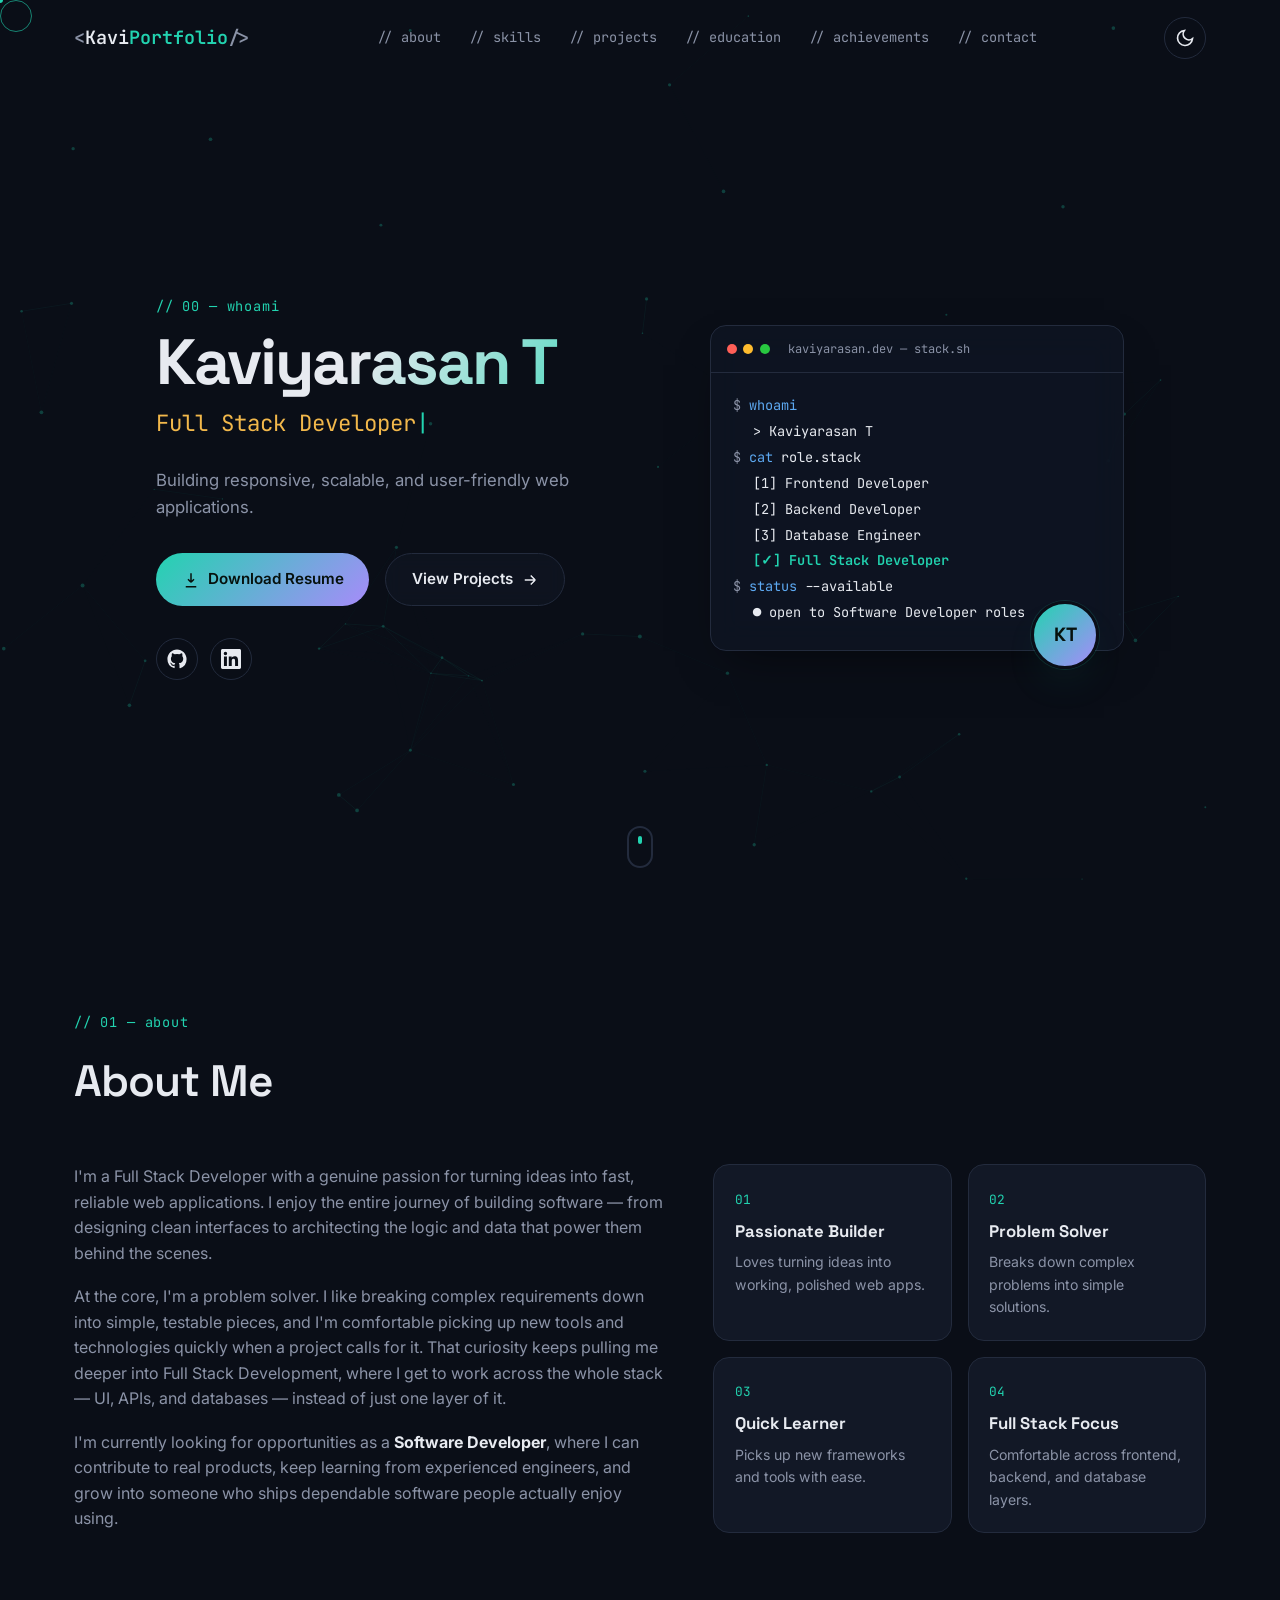
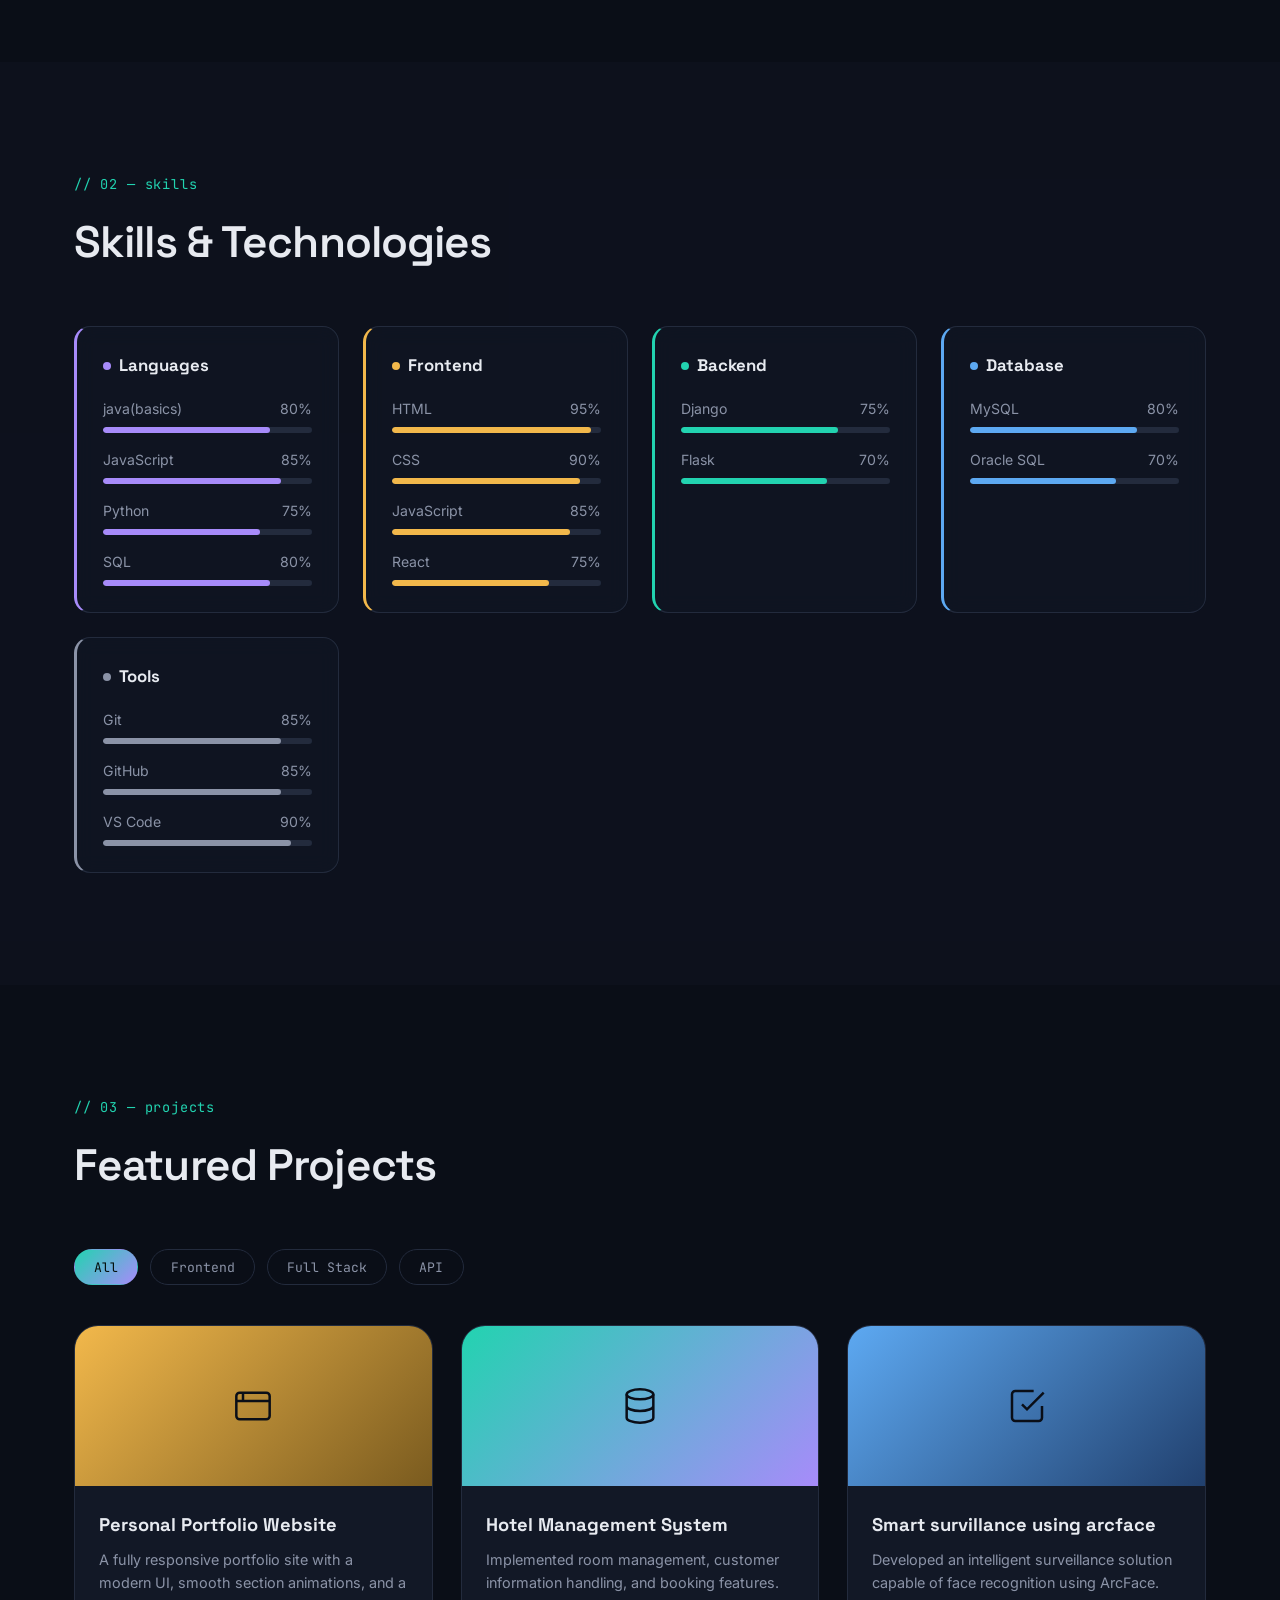
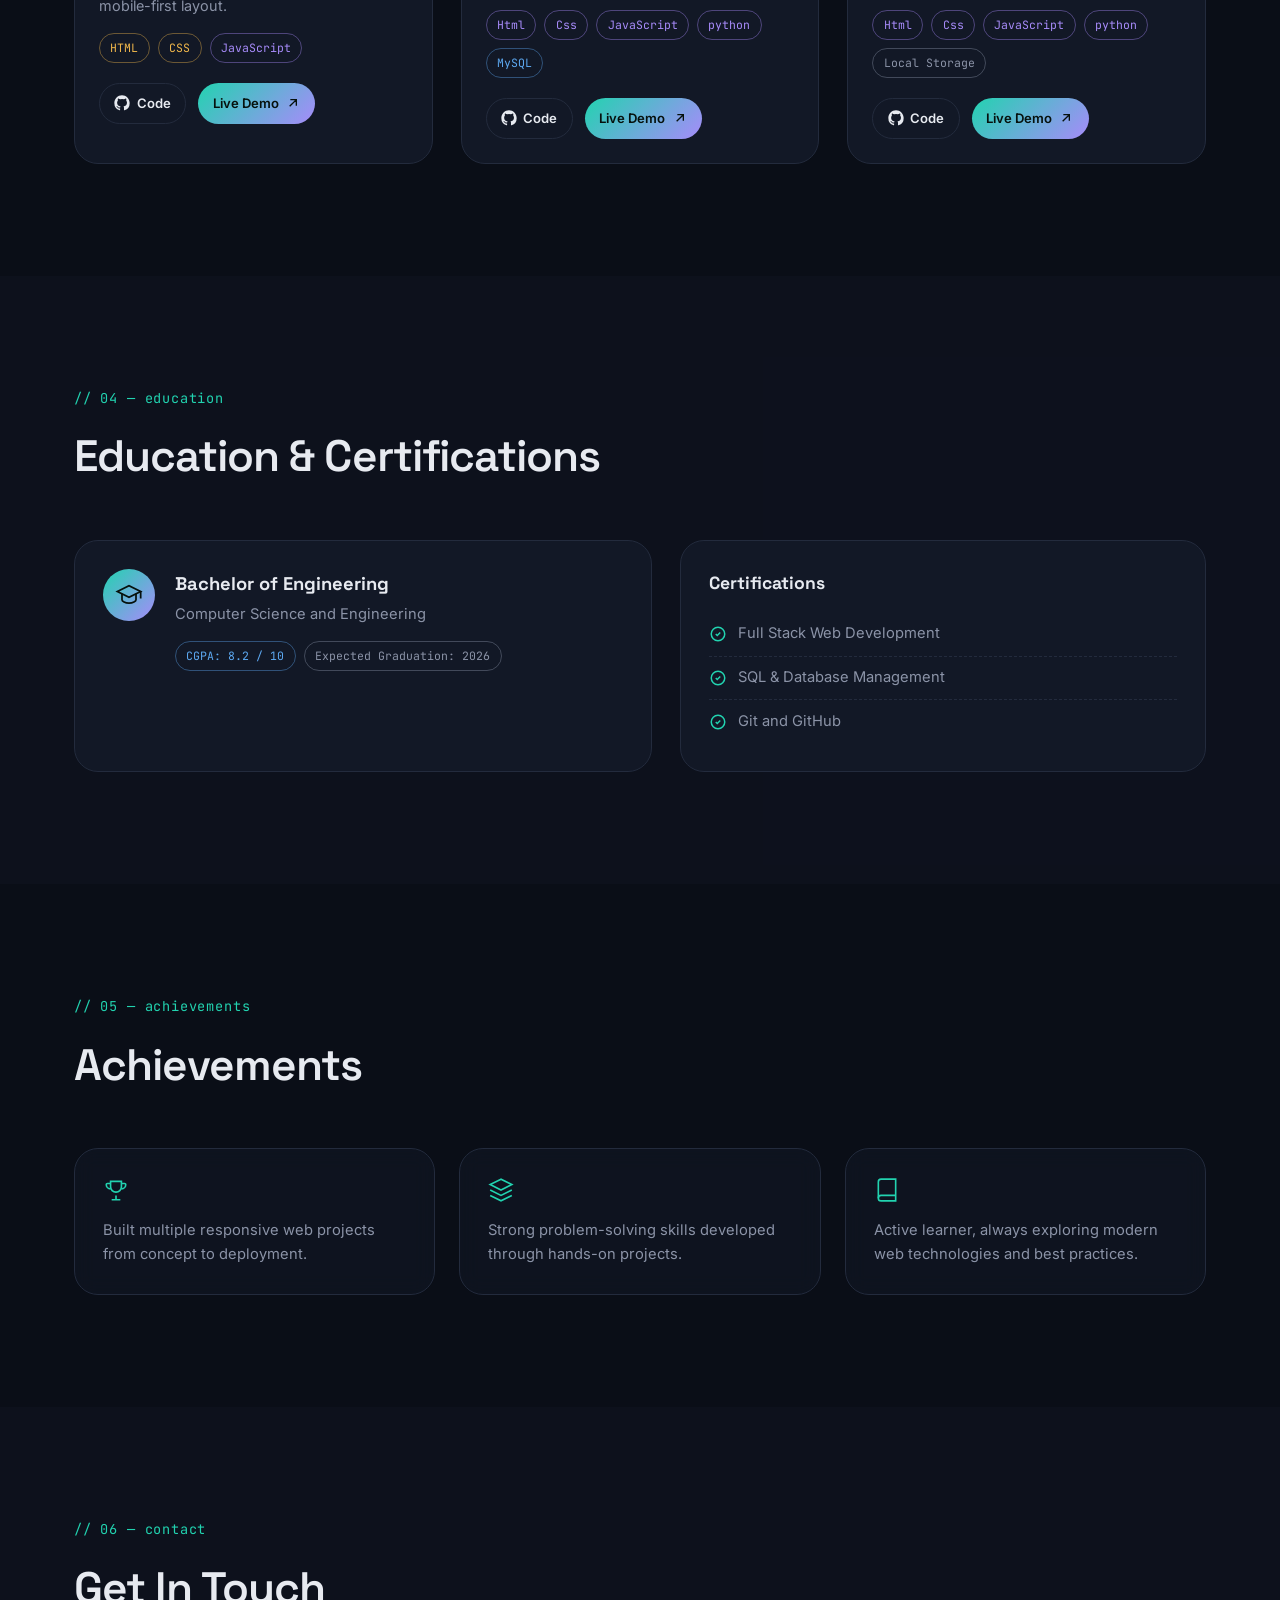
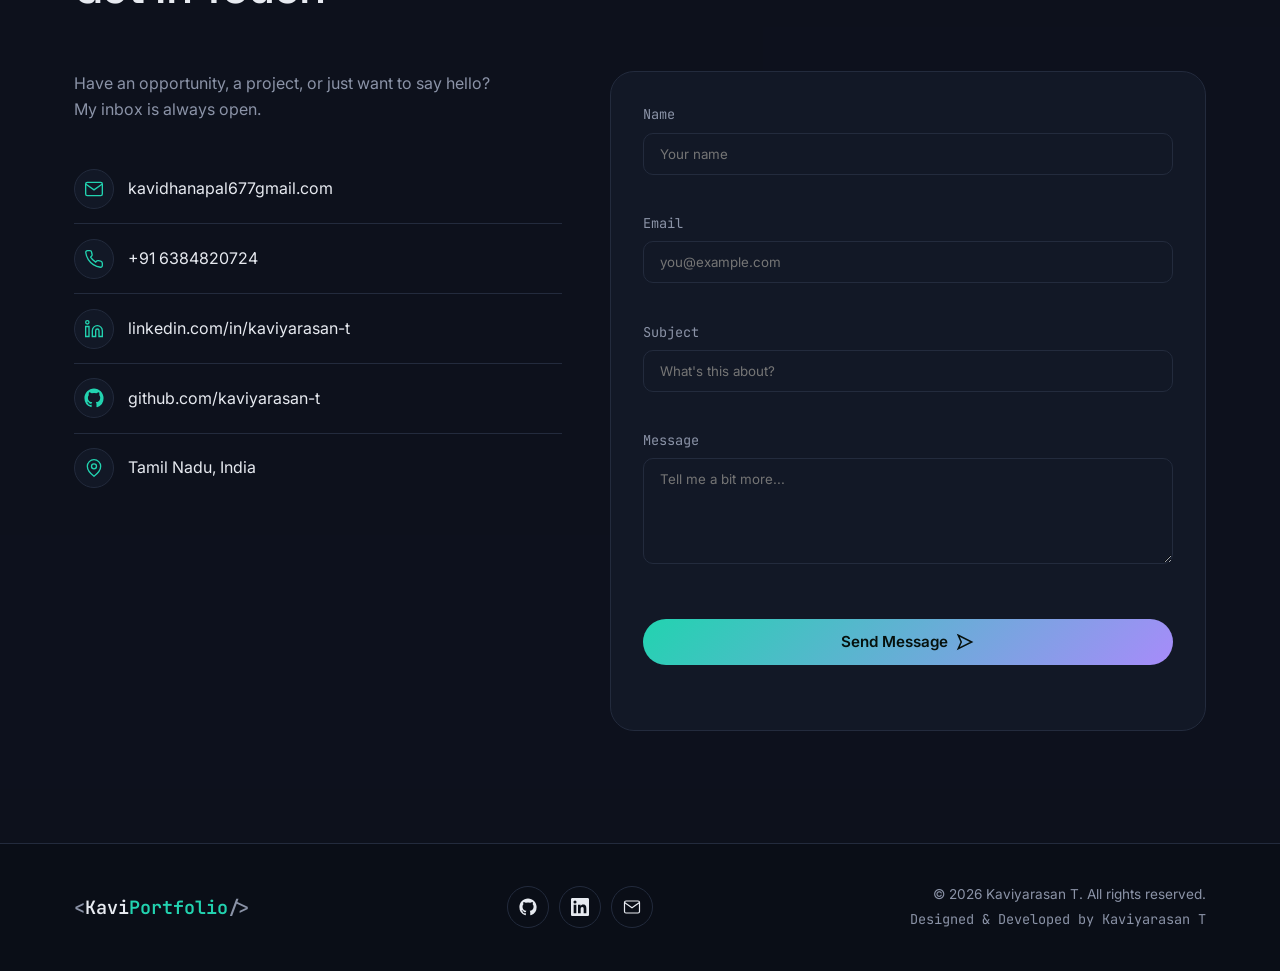
<file: index.html>
<!DOCTYPE html>
<html lang="en">
<head>
  <meta charset="UTF-8" />
  <meta name="viewport" content="width=device-width, initial-scale=1.0" />
  <title>Kaviyarasan T — Full Stack Developer</title>
  <meta name="description" content="Kaviyarasan T is a Full Stack Developer building responsive, scalable, and user-friendly web applications with Java, JavaScript, React, Node.js and SQL." />
  <meta name="keywords" content="Kaviyarasan T, Full Stack Developer, React Developer, Portfolio, Web Developer" />
  <meta name="author" content="Kaviyarasan T" />
  <meta name="theme-color" content="#0a0e17" />

  <!-- Open Graph -->
  <meta property="og:title" content="Kaviyarasan T — Full Stack Developer" />
  <meta property="og:description" content="Building responsive, scalable, and user-friendly web applications." />
  <meta property="og:type" content="website" />

  <!-- Favicon (inline SVG, no external asset needed) -->
  <link rel="icon" href="data:image/svg+xml,%3Csvg xmlns='http://www.w3.org/2000/svg' viewBox='0 0 100 100'%3E%3Crect width='100' height='100' rx='20' fill='%230a0e17'/%3E%3Ctext x='50' y='66' font-size='55' font-family='monospace' fill='%2322d3b0' text-anchor='middle'%3E%3C/%3E%3C/text%3E%3C/svg%3E" />

  <!-- Fonts -->
  <link rel="preconnect" href="https://fonts.googleapis.com" />
  <link rel="preconnect" href="https://fonts.gstatic.com" crossorigin />
  <link href="https://fonts.googleapis.com/css2?family=Space+Grotesk:wght@400;500;600;700&family=Inter:wght@400;500;600;700&family=JetBrains+Mono:wght@400;500;600&display=swap" rel="stylesheet" />

  <link rel="stylesheet" href="portfolio.css" />

  <!-- Structured data for SEO -->
  <script type="application/ld+json">
  {
    "@context": "https://schema.org",
    "@type": "Person",
    "name": "Kaviyarasan T",
    "jobTitle": "Full Stack Developer",
    "description": "Building responsive, scalable, and user-friendly web applications."
  }
  </script>
</head>
<body>

  <!-- ============ LOADING SCREEN ============ -->
  <div id="loader" aria-hidden="true">
    <div class="loader-inner">
      <span class="loader-tag">&lt;/&gt;</span>
      <div class="loader-bar"><span></span></div>
      <p class="loader-text">compiling<span class="dots"><i>.</i><i>.</i><i>.</i></span></p>
    </div>
  </div>

  <!-- ============ CUSTOM CURSOR ============ -->
  <div class="cursor-dot" aria-hidden="true"></div>
  <div class="cursor-ring" aria-hidden="true"></div>

  <!-- ============ BACKGROUND PARTICLES ============ -->
  <canvas id="particles" aria-hidden="true"></canvas>

  <a class="skip-link" href="#main">Skip to main content</a>

  <!-- ============ NAVIGATION ============ -->
  <header class="navbar" id="navbar">
    <nav class="nav-inner" aria-label="Primary">
      <a href="#hero" class="logo" aria-label="Kaviyarasan T — home">
        <span class="logo-bracket">&lt;</span>Kavi<span class="logo-accent">Portfolio</span><span class="logo-bracket">/&gt;</span>
      </a>

      <ul class="nav-links" id="navLinks">
        <li><a href="#about" class="nav-link" data-nav>// about</a></li>
        <li><a href="#skills" class="nav-link" data-nav>// skills</a></li>
        <li><a href="#projects" class="nav-link" data-nav>// projects</a></li>
        <li><a href="#education" class="nav-link" data-nav>// education</a></li>
        <li><a href="#achievements" class="nav-link" data-nav>// achievements</a></li>
        <li><a href="#contact" class="nav-link" data-nav>// contact</a></li>
      </ul>

      <div class="nav-actions">
        <button id="themeToggle" class="icon-btn" aria-label="Toggle light and dark theme" title="Toggle theme">
          <svg class="icon-sun" viewBox="0 0 24 24" fill="none" stroke="currentColor" stroke-width="2"><circle cx="12" cy="12" r="4"/><path d="M12 2v2M12 20v2M4.9 4.9l1.4 1.4M17.7 17.7l1.4 1.4M2 12h2M20 12h2M4.9 19.1l1.4-1.4M17.7 6.3l1.4-1.4"/></svg>
          <svg class="icon-moon" viewBox="0 0 24 24" fill="none" stroke="currentColor" stroke-width="2"><path d="M21 12.8A9 9 0 1 1 11.2 3 7 7 0 0 0 21 12.8Z"/></svg>
        </button>

        <button id="hamburger" class="hamburger" aria-label="Open menu" aria-expanded="false" aria-controls="navLinks">
          <span></span><span></span><span></span>
        </button>
      </div>
    </nav>
  </header>

  <main id="main">

    <!-- ============ HERO ============ -->
    <section id="hero" class="hero">
      <div class="hero-inner">
        <div class="hero-copy reveal">
          <p class="eyebrow">// 00 — whoami</p>
          <h1 class="hero-name">Kaviyarasan T</h1>
          <p class="hero-role">
            <span id="typedRole" class="typed-role"></span><span class="typed-cursor" aria-hidden="true">|</span>
          </p>
          <p class="hero-tagline">Building responsive, scalable, and user-friendly web applications.</p>

          <div class="hero-actions">
            <a href="kaviyarasan_resume_updated.pdf" class="btn btn-primary ripple" id="resumeBtn" download>
              <svg viewBox="0 0 24 24" fill="none" stroke="currentColor" stroke-width="2" width="18" height="18"><path d="M12 3v12m0 0-4-4m4 4 4-4M5 21h14"/></svg>
              Download Resume
            </a>
            <a href="#projects" class="btn btn-ghost ripple">
              View Projects
              <svg viewBox="0 0 24 24" fill="none" stroke="currentColor" stroke-width="2" width="18" height="18"><path d="M5 12h14m0 0-6-6m6 6-6 6"/></svg>
            </a>
          </div>

          <div class="hero-social" aria-label="Social links">
            <a href="https://github.com/kaviyarasan224" target="_blank" rel="noopener" aria-label="GitHub" class="icon-btn">
              <svg viewBox="0 0 24 24" width="20" height="20" fill="currentColor"><path d="M12 .5C5.73.5.5 5.73.5 12a11.5 11.5 0 0 0 7.86 10.94c.58.1.79-.25.79-.56v-2.17c-3.2.7-3.88-1.36-3.88-1.36-.53-1.33-1.29-1.69-1.29-1.69-1.05-.72.08-.7.08-.7 1.17.08 1.78 1.2 1.78 1.2 1.03 1.77 2.71 1.26 3.37.96.1-.75.4-1.26.73-1.55-2.55-.29-5.24-1.28-5.24-5.68 0-1.26.45-2.28 1.19-3.08-.12-.29-.52-1.46.11-3.05 0 0 .97-.31 3.18 1.18a11 11 0 0 1 5.8 0c2.2-1.49 3.17-1.18 3.17-1.18.64 1.59.24 2.76.12 3.05.74.8 1.18 1.82 1.18 3.08 0 4.41-2.69 5.38-5.25 5.67.41.36.78 1.08.78 2.18v3.23c0 .31.21.67.8.56A11.5 11.5 0 0 0 23.5 12C23.5 5.73 18.27.5 12 .5Z"/></svg>
            </a>
            <a href="https://www.linkedin.com/in/kaviyarasan-t-56a925323?utm_source=share&utm_campaign=share_via&utm_content=profile&utm_medium=android_app" target="_blank" rel="noopener" aria-label="LinkedIn" class="icon-btn">
              <svg viewBox="0 0 24 24" width="20" height="20" fill="currentColor"><path d="M20.45 20.45h-3.56v-5.57c0-1.33-.02-3.04-1.85-3.04-1.86 0-2.14 1.45-2.14 2.94v5.67H9.34V9h3.42v1.56h.05c.48-.9 1.64-1.85 3.38-1.85 3.61 0 4.28 2.38 4.28 5.47v6.27ZM5.34 7.43a2.07 2.07 0 1 1 0-4.14 2.07 2.07 0 0 1 0 4.14ZM7.12 20.45H3.56V9h3.56v11.45ZM22.22 0H1.77C.8 0 0 .78 0 1.75v20.5C0 23.22.8 24 1.77 24h20.45c.98 0 1.78-.78 1.78-1.75V1.75C24 .78 23.2 0 22.22 0Z"/></svg>
            </a>
          </div>
        </div>

        <div class="hero-visual reveal">
          <div class="terminal" role="img" aria-label="Terminal window showing developer stack">
            <div class="terminal-bar">
              <span class="dot dot-r"></span><span class="dot dot-y"></span><span class="dot dot-g"></span>
              <span class="terminal-title">kaviyarasan.dev — stack.sh</span>
            </div>
            <div class="terminal-body">
              <p><span class="tk-muted">$</span> <span class="tk-fn">whoami</span></p>
              <p class="tk-out">&gt; Kaviyarasan T</p>
              <p><span class="tk-muted">$</span> <span class="tk-fn">cat</span> role.stack</p>
              <p class="tk-out">[1] Frontend Developer</p>
              <p class="tk-out">[2] Backend Developer</p>
              <p class="tk-out">[3] Database Engineer</p>
              <p class="tk-out tk-highlight">[✓] Full Stack Developer</p>
              <p><span class="tk-muted">$</span> <span class="tk-fn">status</span> --available</p>
              <p class="tk-out tk-blink">● open to Software Developer roles</p>
            </div>
          </div>
          <div class="avatar-badge">KT</div>
        </div>
      </div>

      <a href="#about" class="scroll-cue" aria-label="Scroll to About section">
        <span></span>
      </a>
    </section>

    <!-- ============ ABOUT ============ -->
    <section id="about" class="section">
      <div class="section-inner">
        <p class="eyebrow reveal">// 01 — about</p>
        <h2 class="section-title reveal">About Me</h2>

        <div class="about-grid">
          <div class="about-text reveal">
            <p>
              I'm a Full Stack Developer with a genuine passion for turning ideas into fast, reliable
              web applications. I enjoy the entire journey of building software — from designing clean
              interfaces to architecting the logic and data that power them behind the scenes.
            </p>
            <p>
              At the core, I'm a problem solver. I like breaking complex requirements down into simple,
              testable pieces, and I'm comfortable picking up new tools and technologies quickly when a
              project calls for it. That curiosity keeps pulling me deeper into Full Stack Development,
              where I get to work across the whole stack — UI, APIs, and databases — instead of just one
              layer of it.
            </p>
            <p>
              I'm currently looking for opportunities as a <strong>Software Developer</strong>, where I can
              contribute to real products, keep learning from experienced engineers, and grow into someone
              who ships dependable software people actually enjoy using.
            </p>
          </div>

          <div class="about-cards reveal">
            <div class="mini-card">
              <span class="mini-num">01</span>
              <h3>Passionate Builder</h3>
              <p>Loves turning ideas into working, polished web apps.</p>
            </div>
            <div class="mini-card">
              <span class="mini-num">02</span>
              <h3>Problem Solver</h3>
              <p>Breaks down complex problems into simple solutions.</p>
            </div>
            <div class="mini-card">
              <span class="mini-num">03</span>
              <h3>Quick Learner</h3>
              <p>Picks up new frameworks and tools with ease.</p>
            </div>
            <div class="mini-card">
              <span class="mini-num">04</span>
              <h3>Full Stack Focus</h3>
              <p>Comfortable across frontend, backend, and database layers.</p>
            </div>
          </div>
        </div>
      </div>
    </section>

    <!-- ============ SKILLS ============ -->
    <section id="skills" class="section section-alt">
      <div class="section-inner">
        <p class="eyebrow reveal">// 02 — skills</p>
        <h2 class="section-title reveal">Skills &amp; Technologies</h2>

        <div class="skills-grid">

          <div class="skill-group reveal" data-cat="languages">
            <h3 class="skill-group-title"><span class="dot-tag"></span>Languages</h3>
            <div class="skill-item" data-level="80">
              <div class="skill-head"><span>java(basics)</span><span class="skill-pct">80%</span></div>
              <div class="skill-bar"><div class="skill-fill"></div></div>
            </div>
            <div class="skill-item" data-level="85">
              <div class="skill-head"><span>JavaScript</span><span class="skill-pct">85%</span></div>
              <div class="skill-bar"><div class="skill-fill"></div></div>
            </div>
            <div class="skill-item" data-level="75">
              <div class="skill-head"><span>Python</span><span class="skill-pct">75%</span></div>
              <div class="skill-bar"><div class="skill-fill"></div></div>
            </div>
            <div class="skill-item" data-level="80">
              <div class="skill-head"><span>SQL</span><span class="skill-pct">80%</span></div>
              <div class="skill-bar"><div class="skill-fill"></div></div>
            </div>
          </div>

          <div class="skill-group reveal" data-cat="frontend">
            <h3 class="skill-group-title"><span class="dot-tag"></span>Frontend</h3>
            <div class="skill-item" data-level="95">
              <div class="skill-head"><span>HTML</span><span class="skill-pct">95%</span></div>
              <div class="skill-bar"><div class="skill-fill"></div></div>
            </div>
            <div class="skill-item" data-level="90">
              <div class="skill-head"><span>CSS</span><span class="skill-pct">90%</span></div>
              <div class="skill-bar"><div class="skill-fill"></div></div>
            </div>
            <div class="skill-item" data-level="85">
              <div class="skill-head"><span>JavaScript</span><span class="skill-pct">85%</span></div>
              <div class="skill-bar"><div class="skill-fill"></div></div>
            </div>
            <div class="skill-item" data-level="75">
              <div class="skill-head"><span>React</span><span class="skill-pct">75%</span></div>
              <div class="skill-bar"><div class="skill-fill"></div></div>
            </div>
          </div>

          <div class="skill-group reveal" data-cat="backend">
            <h3 class="skill-group-title"><span class="dot-tag"></span>Backend</h3>
            <div class="skill-item" data-level="75">
              <div class="skill-head"><span>Django</span><span class="skill-pct">75%</span></div>
              <div class="skill-bar"><div class="skill-fill"></div></div>
            </div>
            <div class="skill-item" data-level="70">
              <div class="skill-head"><span>Flask</span><span class="skill-pct">70%</span></div>
              <div class="skill-bar"><div class="skill-fill"></div></div>
            </div>
          </div>

          <div class="skill-group reveal" data-cat="database">
            <h3 class="skill-group-title"><span class="dot-tag"></span>Database</h3>
            <div class="skill-item" data-level="80">
              <div class="skill-head"><span>MySQL</span><span class="skill-pct">80%</span></div>
              <div class="skill-bar"><div class="skill-fill"></div></div>
            </div>
            <div class="skill-item" data-level="70">
              <div class="skill-head"><span>Oracle SQL</span><span class="skill-pct">70%</span></div>
              <div class="skill-bar"><div class="skill-fill"></div></div>
            </div>
          </div>

          <div class="skill-group reveal" data-cat="tools">
            <h3 class="skill-group-title"><span class="dot-tag"></span>Tools</h3>
            <div class="skill-item" data-level="85">
              <div class="skill-head"><span>Git</span><span class="skill-pct">85%</span></div>
              <div class="skill-bar"><div class="skill-fill"></div></div>
            </div>
            <div class="skill-item" data-level="85">
              <div class="skill-head"><span>GitHub</span><span class="skill-pct">85%</span></div>
              <div class="skill-bar"><div class="skill-fill"></div></div>
            </div>
            <div class="skill-item" data-level="90">
              <div class="skill-head"><span>VS Code</span><span class="skill-pct">90%</span></div>
              <div class="skill-bar"><div class="skill-fill"></div></div>
            </div>
          </div>

        </div>
      </div>
    </section>

    <!-- ============ PROJECTS ============ -->
    <section id="projects" class="section">
      <div class="section-inner">
        <p class="eyebrow reveal">// 03 — projects</p>
        <h2 class="section-title reveal">Featured Projects</h2>

        <div class="filter-bar reveal" role="tablist" aria-label="Filter projects">
          <button class="filter-btn active" data-filter="all">All</button>
          <button class="filter-btn" data-filter="frontend">Frontend</button>
          <button class="filter-btn" data-filter="fullstack">Full Stack</button>
          <button class="filter-btn" data-filter="api">API</button>
        </div>

        <div class="projects-grid" id="projectsGrid">

          <article class="project-card reveal" data-cat="frontend">
            <div class="project-thumb thumb-frontend">
              <svg viewBox="0 0 24 24" width="40" height="40" fill="none" stroke="currentColor" stroke-width="1.5"><rect x="2" y="4" width="20" height="16" rx="2"/><path d="M2 9h20M6 4v5"/></svg>
            </div>
            <div class="project-body">
              <h3>Personal Portfolio Website</h3>
              <p>A fully responsive portfolio site with a modern UI, smooth section animations, and a mobile-first layout.</p>
              <div class="tag-row">
                <span class="tag tag-frontend">HTML</span>
                <span class="tag tag-frontend">CSS</span>
                <span class="tag tag-languages">JavaScript</span>
              </div>
              <div class="project-actions">
                <a href="https://github.com/kaviyarasan224/-personal-portfolio.git" class="btn-sm" target="_blank" rel="noopener">
                  <svg viewBox="0 0 24 24" width="16" height="16" fill="currentColor"><path d="M12 .5C5.73.5.5 5.73.5 12a11.5 11.5 0 0 0 7.86 10.94c.58.1.79-.25.79-.56v-2.17c-3.2.7-3.88-1.36-3.88-1.36-.53-1.33-1.29-1.69-1.29-1.69-1.05-.72.08-.7.08-.7 1.17.08 1.78 1.2 1.78 1.2 1.03 1.77 2.71 1.26 3.37.96.1-.75.4-1.26.73-1.55-2.55-.29-5.24-1.28-5.24-5.68 0-1.26.45-2.28 1.19-3.08-.12-.29-.52-1.46.11-3.05 0 0 .97-.31 3.18 1.18a11 11 0 0 1 5.8 0c2.2-1.49 3.17-1.18 3.17-1.18.64 1.59.24 2.76.12 3.05.74.8 1.18 1.82 1.18 3.08 0 4.41-2.69 5.38-5.25 5.67.41.36.78 1.08.78 2.18v3.23c0 .31.21.67.8.56A11.5 11.5 0 0 0 23.5 12C23.5 5.73 18.27.5 12 .5Z"/></svg>
                  Code
                </a>
                <a href="#" class="btn-sm btn-sm-solid" target="_blank" rel="noopener">
                  Live Demo
                  <svg viewBox="0 0 24 24" width="16" height="16" fill="none" stroke="currentColor" stroke-width="2"><path d="M7 17 17 7M8 7h9v9"/></svg>
                </a>
              </div>
            </div>
          </article>

          <article class="project-card reveal" data-cat="fullstack">
            <div class="project-thumb thumb-fullstack">
              <svg viewBox="0 0 24 24" width="40" height="40" fill="none" stroke="currentColor" stroke-width="1.5"><ellipse cx="12" cy="5" rx="8" ry="3"/><path d="M4 5v14c0 1.66 3.58 3 8 3s8-1.34 8-3V5M4 12c0 1.66 3.58 3 8 3s8-1.34 8-3"/></svg>
            </div>
            <div class="project-body">
              <h3>Hotel Management System</h3>
              <p>Implemented room management, customer information handling, and booking features.</p>
              <div class="tag-row">
                <span class="tag tag-languages">Html</span>
                  <span class="tag tag-languages">Css</span>
                 <span class="tag tag-languages">JavaScript</span>
                <span class="tag tag-languages">python</span>
                <span class="tag tag-database">MySQL</span>
              </div>
              <div class="project-actions">
                <a href="#" class="btn-sm" target="_blank" rel="noopener">
                  <svg viewBox="0 0 24 24" width="16" height="16" fill="currentColor"><path d="M12 .5C5.73.5.5 5.73.5 12a11.5 11.5 0 0 0 7.86 10.94c.58.1.79-.25.79-.56v-2.17c-3.2.7-3.88-1.36-3.88-1.36-.53-1.33-1.29-1.69-1.29-1.69-1.05-.72.08-.7.08-.7 1.17.08 1.78 1.2 1.78 1.2 1.03 1.77 2.71 1.26 3.37.96.1-.75.4-1.26.73-1.55-2.55-.29-5.24-1.28-5.24-5.68 0-1.26.45-2.28 1.19-3.08-.12-.29-.52-1.46.11-3.05 0 0 .97-.31 3.18 1.18a11 11 0 0 1 5.8 0c2.2-1.49 3.17-1.18 3.17-1.18.64 1.59.24 2.76.12 3.05.74.8 1.18 1.82 1.18 3.08 0 4.41-2.69 5.38-5.25 5.67.41.36.78 1.08.78 2.18v3.23c0 .31.21.67.8.56A11.5 11.5 0 0 0 23.5 12C23.5 5.73 18.27.5 12 .5Z"/></svg>
                  Code
                </a>
                <a href="#" class="btn-sm btn-sm-solid" target="_blank" rel="noopener">
                  Live Demo
                  <svg viewBox="0 0 24 24" width="16" height="16" fill="none" stroke="currentColor" stroke-width="2"><path d="M7 17 17 7M8 7h9v9"/></svg>
                </a>
              </div>
            </div>
          </article>

          <article class="project-card reveal" data-cat="frontend">
            <div class="project-thumb thumb-tools">
              <svg viewBox="0 0 24 24" width="40" height="40" fill="none" stroke="currentColor" stroke-width="1.5"><path d="m9 11 3 3L22 4"/><path d="M21 12v7a2 2 0 0 1-2 2H5a2 2 0 0 1-2-2V5a2 2 0 0 1 2-2h11"/></svg>
            </div>
            <div class="project-body">
              <h3>Smart survillance using arcface</h3>
              <p>Developed an intelligent surveillance solution capable of face recognition using ArcFace.</p>
              <div class="tag-row">
                 <span class="tag tag-languages">Html</span>
                  <span class="tag tag-languages">Css</span>
                 <span class="tag tag-languages">JavaScript</span>
                <span class="tag tag-languages">python</span>
                <span class="tag tag-tools">Local Storage</span>
              </div>
              <div class="project-actions">
                <a href="https://github.com/kaviyarasan224/ARCFACE-SURVILLANCE-SYSTEM.git" class="btn-sm" target="_blank" rel="noopener">
                  <svg viewBox="0 0 24 24" width="16" height="16" fill="currentColor"><path d="M12 .5C5.73.5.5 5.73.5 12a11.5 11.5 0 0 0 7.86 10.94c.58.1.79-.25.79-.56v-2.17c-3.2.7-3.88-1.36-3.88-1.36-.53-1.33-1.29-1.69-1.29-1.69-1.05-.72.08-.7.08-.7 1.17.08 1.78 1.2 1.78 1.2 1.03 1.77 2.71 1.26 3.37.96.1-.75.4-1.26.73-1.55-2.55-.29-5.24-1.28-5.24-5.68 0-1.26.45-2.28 1.19-3.08-.12-.29-.52-1.46.11-3.05 0 0 .97-.31 3.18 1.18a11 11 0 0 1 5.8 0c2.2-1.49 3.17-1.18 3.17-1.18.64 1.59.24 2.76.12 3.05.74.8 1.18 1.82 1.18 3.08 0 4.41-2.69 5.38-5.25 5.67.41.36.78 1.08.78 2.18v3.23c0 .31.21.67.8.56A11.5 11.5 0 0 0 23.5 12C23.5 5.73 18.27.5 12 .5Z"/></svg>
                  Code
                </a>
                <a href="#" class="btn-sm btn-sm-solid" target="_blank" rel="noopener">
                  Live Demo
                  <svg viewBox="0 0 24 24" width="16" height="16" fill="none" stroke="currentColor" stroke-width="2"><path d="M7 17 17 7M8 7h9v9"/></svg>
                </a>
              </div>
            </div>
          </article>

          

        </div>
      </div>
    </section>

    <!-- ============ EDUCATION & CERTIFICATIONS ============ -->
    <section id="education" class="section section-alt">
      <div class="section-inner">
        <p class="eyebrow reveal">// 04 — education</p>
        <h2 class="section-title reveal">Education &amp; Certifications</h2>

        <div class="edu-grid">
          <div class="edu-card reveal">
            <div class="edu-icon">
              <svg viewBox="0 0 24 24" width="28" height="28" fill="none" stroke="currentColor" stroke-width="1.5"><path d="m2 9 10-5 10 5-10 5-10-5Z"/><path d="M6 11v5c0 1.5 2.7 3 6 3s6-1.5 6-3v-5M22 9v6"/></svg>
            </div>
            <div>
              <h3>Bachelor of Engineering</h3>
              <p class="edu-sub">Computer Science and Engineering</p>
              <div class="edu-meta">
                <span class="tag tag-database">CGPA: 8.2 / 10</span>
                <span class="tag tag-tools">Expected Graduation: 2026</span>
              </div>
            </div>
          </div>

          <div class="cert-list reveal">
            <h3 class="cert-heading">Certifications</h3>
            <ul>
              <li>
                <svg viewBox="0 0 24 24" width="18" height="18" fill="none" stroke="currentColor" stroke-width="2"><path d="m9 12 2 2 4-4"/><circle cx="12" cy="12" r="9"/></svg>
                Full Stack Web Development
              </li>
             
              <li>
                <svg viewBox="0 0 24 24" width="18" height="18" fill="none" stroke="currentColor" stroke-width="2"><path d="m9 12 2 2 4-4"/><circle cx="12" cy="12" r="9"/></svg>
                SQL &amp; Database Management
              </li>
              <li>
                <svg viewBox="0 0 24 24" width="18" height="18" fill="none" stroke="currentColor" stroke-width="2"><path d="m9 12 2 2 4-4"/><circle cx="12" cy="12" r="9"/></svg>
                Git and GitHub
              </li>
            </ul>
          </div>
        </div>
      </div>
    </section>

    <!-- ============ ACHIEVEMENTS ============ -->
    <section id="achievements" class="section">
      <div class="section-inner">
        <p class="eyebrow reveal">// 05 — achievements</p>
        <h2 class="section-title reveal">Achievements</h2>

        <div class="achieve-grid">
          <div class="achieve-card reveal">
            <svg viewBox="0 0 24 24" width="26" height="26" fill="none" stroke="currentColor" stroke-width="1.5"><path d="M8 21h8M12 17v4M7 4h10v5a5 5 0 0 1-10 0V4Z"/><path d="M7 6H4a1 1 0 0 0-1 1c0 2 1.5 4 4 4M17 6h3a1 1 0 0 1 1 1c0 2-1.5 4-4 4"/></svg>
            <p>Built multiple responsive web projects from concept to deployment.</p>
          </div>
          <div class="achieve-card reveal">
            <svg viewBox="0 0 24 24" width="26" height="26" fill="none" stroke="currentColor" stroke-width="1.5"><path d="M12 2 2 7l10 5 10-5-10-5Z"/><path d="M2 17l10 5 10-5M2 12l10 5 10-5"/></svg>
            <p>Strong problem-solving skills developed through hands-on projects.</p>
          </div>
          <div class="achieve-card reveal">
            <svg viewBox="0 0 24 24" width="26" height="26" fill="none" stroke="currentColor" stroke-width="1.5"><path d="M4 19.5A2.5 2.5 0 0 1 6.5 17H20"/><path d="M6.5 2H20v20H6.5A2.5 2.5 0 0 1 4 19.5v-15A2.5 2.5 0 0 1 6.5 2Z"/></svg>
            <p>Active learner, always exploring modern web technologies and best practices.</p>
          </div>
        </div>
      </div>
    </section>

    <!-- ============ CONTACT ============ -->
    <section id="contact" class="section section-alt">
      <div class="section-inner">
        <p class="eyebrow reveal">// 06 — contact</p>
        <h2 class="section-title reveal">Get In Touch</h2>

        <div class="contact-grid">
          <div class="contact-info reveal">
            <p class="contact-lead">
              Have an opportunity, a project, or just want to say hello? My inbox is always open.
            </p>

            <ul class="contact-list">
              <li>
                <span class="contact-icon"><svg viewBox="0 0 24 24" width="20" height="20" fill="none" stroke="currentColor" stroke-width="1.6"><rect x="2" y="4" width="20" height="16" rx="2"/><path d="m22 6-10 7L2 6"/></svg></span>
                <a href="mailto:kavidhanapa677.com">kavidhanapal677gmail.com</a>
              </li>
              <li>
                <span class="contact-icon"><svg viewBox="0 0 24 24" width="20" height="20" fill="none" stroke="currentColor" stroke-width="1.6"><path d="M22 16.9v3a2 2 0 0 1-2.2 2 19.8 19.8 0 0 1-8.6-3.1 19.5 19.5 0 0 1-6-6 19.8 19.8 0 0 1-3.1-8.6A2 2 0 0 1 4.1 2h3a2 2 0 0 1 2 1.7c.1.9.3 1.8.6 2.7a2 2 0 0 1-.5 2.1L8 9.7a16 16 0 0 0 6 6l1.2-1.2a2 2 0 0 1 2.1-.5c.9.3 1.8.5 2.7.6a2 2 0 0 1 1.7 2Z"/></svg></span>
                <a href="tel:+916384820724">+91 6384820724</a>
              </li>
              <li>
                <span class="contact-icon"><svg viewBox="0 0 24 24" width="20" height="20" fill="none" stroke="currentColor" stroke-width="1.6"><path d="M16 8a6 6 0 0 1 6 6v7h-4v-7a2 2 0 0 0-4 0v7h-4v-7a6 6 0 0 1 6-6ZM2 9h4v12H2z"/><circle cx="4" cy="4" r="2"/></svg></span>
                <a href="https://www.linkedin.com/in/kaviyarasan-t-56a925323?utm_source=share&utm_campaign=share_via&utm_content=profile&utm_medium=android_app" target="_blank" rel="noopener">linkedin.com/in/kaviyarasan-t</a>
              </li>
              <li>
                <span class="contact-icon"><svg viewBox="0 0 24 24" width="20" height="20" fill="currentColor"><path d="M12 .5C5.73.5.5 5.73.5 12a11.5 11.5 0 0 0 7.86 10.94c.58.1.79-.25.79-.56v-2.17c-3.2.7-3.88-1.36-3.88-1.36-.53-1.33-1.29-1.69-1.29-1.69-1.05-.72.08-.7.08-.7 1.17.08 1.78 1.2 1.78 1.2 1.03 1.77 2.71 1.26 3.37.96.1-.75.4-1.26.73-1.55-2.55-.29-5.24-1.28-5.24-5.68 0-1.26.45-2.28 1.19-3.08-.12-.29-.52-1.46.11-3.05 0 0 .97-.31 3.18 1.18a11 11 0 0 1 5.8 0c2.2-1.49 3.17-1.18 3.17-1.18.64 1.59.24 2.76.12 3.05.74.8 1.18 1.82 1.18 3.08 0 4.41-2.69 5.38-5.25 5.67.41.36.78 1.08.78 2.18v3.23c0 .31.21.67.8.56A11.5 11.5 0 0 0 23.5 12C23.5 5.73 18.27.5 12 .5Z"/></svg></span>
                <a href="https://github.com/kaviyarasan224" target="_blank" rel="noopener">github.com/kaviyarasan-t</a>
              </li>
              <li>
                <span class="contact-icon"><svg viewBox="0 0 24 24" width="20" height="20" fill="none" stroke="currentColor" stroke-width="1.6"><path d="M20 10c0 6-8 12-8 12s-8-6-8-12a8 8 0 0 1 16 0Z"/><circle cx="12" cy="10" r="3"/></svg></span>
                <span>Tamil Nadu, India</span>
              </li>
            </ul>
          </div>

          <form class="contact-form reveal" id="contactForm" novalidate>
            <div class="form-row">
              <label for="name">Name</label>
              <input type="text" id="name" name="name" placeholder="Your name" autocomplete="name" />
              <span class="form-error" id="nameError"></span>
            </div>
            <div class="form-row">
              <label for="email">Email</label>
              <input type="email" id="email" name="email" placeholder="you@example.com" autocomplete="email" />
              <span class="form-error" id="emailError"></span>
            </div>
            <div class="form-row">
              <label for="subject">Subject</label>
              <input type="text" id="subject" name="subject" placeholder="What's this about?" />
              <span class="form-error" id="subjectError"></span>
            </div>
            <div class="form-row">
              <label for="message">Message</label>
              <textarea id="message" name="message" rows="5" placeholder="Tell me a bit more..."></textarea>
              <span class="form-error" id="messageError"></span>
            </div>

            <button type="submit" class="btn btn-primary ripple full-width">
              Send Message
              <svg viewBox="0 0 24 24" width="18" height="18" fill="none" stroke="currentColor" stroke-width="2"><path d="m3 3 18 9-18 9 4-9-4-9Z"/></svg>
            </button>

            <p class="form-status" id="formStatus" role="status" aria-live="polite"></p>
          </form>
        </div>
      </div>
    </section>

  </main>

  <!-- ============ FOOTER ============ -->
  <footer class="footer">
    <div class="footer-inner">
      <a href="#hero" class="logo footer-logo">
        <span class="logo-bracket">&lt;</span>Kavi<span class="logo-accent">Portfolio</span><span class="logo-bracket">/&gt;</span>
      </a>

      <div class="footer-social">
        <a href="https://github.com/kaviyarasan224" target="_blank" rel="noopener" aria-label="GitHub" class="icon-btn">
          <svg viewBox="0 0 24 24" width="18" height="18" fill="currentColor"><path d="M12 .5C5.73.5.5 5.73.5 12a11.5 11.5 0 0 0 7.86 10.94c.58.1.79-.25.79-.56v-2.17c-3.2.7-3.88-1.36-3.88-1.36-.53-1.33-1.29-1.69-1.29-1.69-1.05-.72.08-.7.08-.7 1.17.08 1.78 1.2 1.78 1.2 1.03 1.77 2.71 1.26 3.37.96.1-.75.4-1.26.73-1.55-2.55-.29-5.24-1.28-5.24-5.68 0-1.26.45-2.28 1.19-3.08-.12-.29-.52-1.46.11-3.05 0 0 .97-.31 3.18 1.18a11 11 0 0 1 5.8 0c2.2-1.49 3.17-1.18 3.17-1.18.64 1.59.24 2.76.12 3.05.74.8 1.18 1.82 1.18 3.08 0 4.41-2.69 5.38-5.25 5.67.41.36.78 1.08.78 2.18v3.23c0 .31.21.67.8.56A11.5 11.5 0 0 0 23.5 12C23.5 5.73 18.27.5 12 .5Z"/></svg>
        </a>
        <a href="https://www.linkedin.com/in/kaviyarasan-t-56a925323?utm_source=share&utm_campaign=share_via&utm_content=profile&utm_medium=android_app" target="_blank" rel="noopener" aria-label="LinkedIn" class="icon-btn">
          <svg viewBox="0 0 24 24" width="18" height="18" fill="currentColor"><path d="M20.45 20.45h-3.56v-5.57c0-1.33-.02-3.04-1.85-3.04-1.86 0-2.14 1.45-2.14 2.94v5.67H9.34V9h3.42v1.56h.05c.48-.9 1.64-1.85 3.38-1.85 3.61 0 4.28 2.38 4.28 5.47v6.27ZM5.34 7.43a2.07 2.07 0 1 1 0-4.14 2.07 2.07 0 0 1 0 4.14ZM7.12 20.45H3.56V9h3.56v11.45ZM22.22 0H1.77C.8 0 0 .78 0 1.75v20.5C0 23.22.8 24 1.77 24h20.45c.98 0 1.78-.78 1.78-1.75V1.75C24 .78 23.2 0 22.22 0Z"/></svg>
        </a>
        <a href="mailto:kavidhanpal677@gmail.com" aria-label="Email" class="icon-btn">
          <svg viewBox="0 0 24 24" width="18" height="18" fill="none" stroke="currentColor" stroke-width="1.6"><rect x="2" y="4" width="20" height="16" rx="2"/><path d="m22 6-10 7L2 6"/></svg>
        </a>
      </div>

      <div class="footer-meta">
        <p>&copy; <span id="year"></span> Kaviyarasan T. All rights reserved.</p>
        <p class="footer-credit">Designed &amp; Developed by Kaviyarasan T</p>
      </div>
    </div>
  </footer>

  <!-- ============ SCROLL TO TOP ============ -->
  <button id="scrollTop" class="scroll-top" aria-label="Scroll to top">
    <svg viewBox="0 0 24 24" width="20" height="20" fill="none" stroke="currentColor" stroke-width="2"><path d="M12 19V5M5 12l7-7 7 7"/></svg>
  </button>

  <script src="script.js"></script>
</body>
</html>
</file>
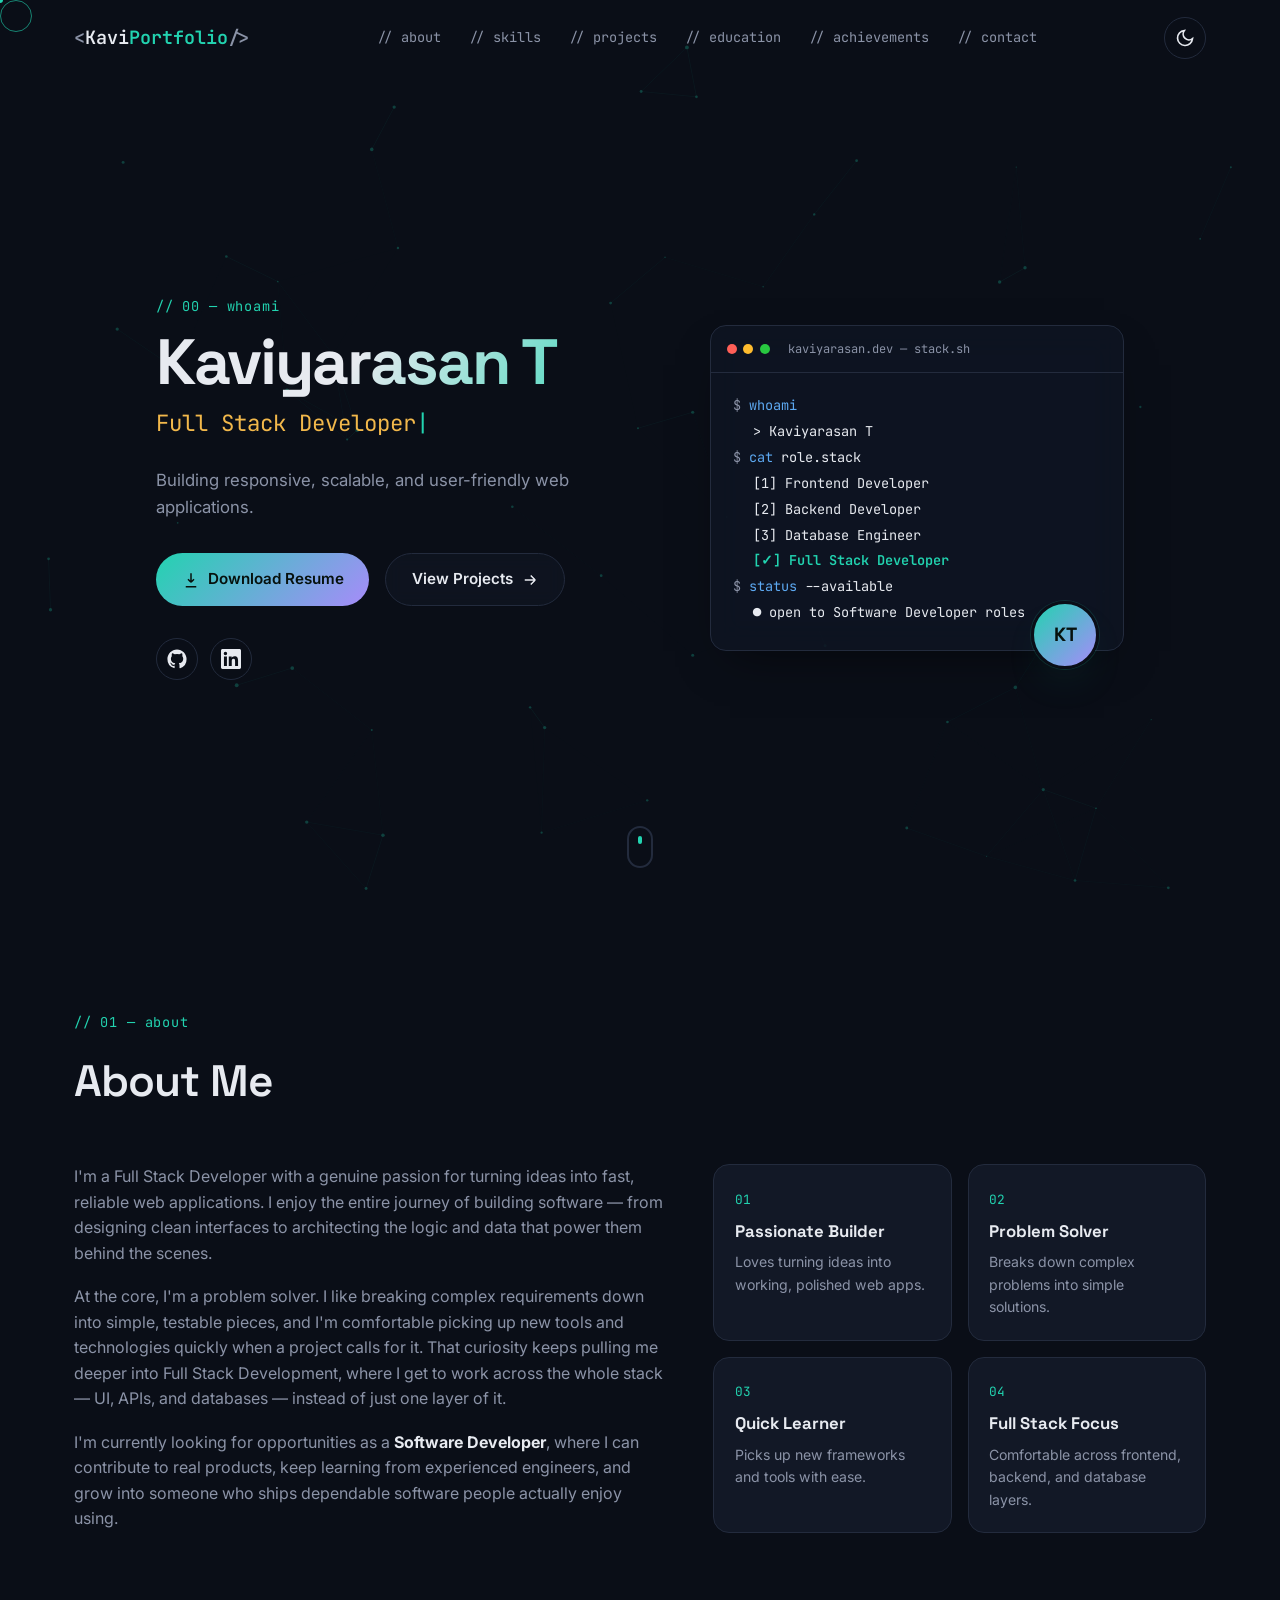
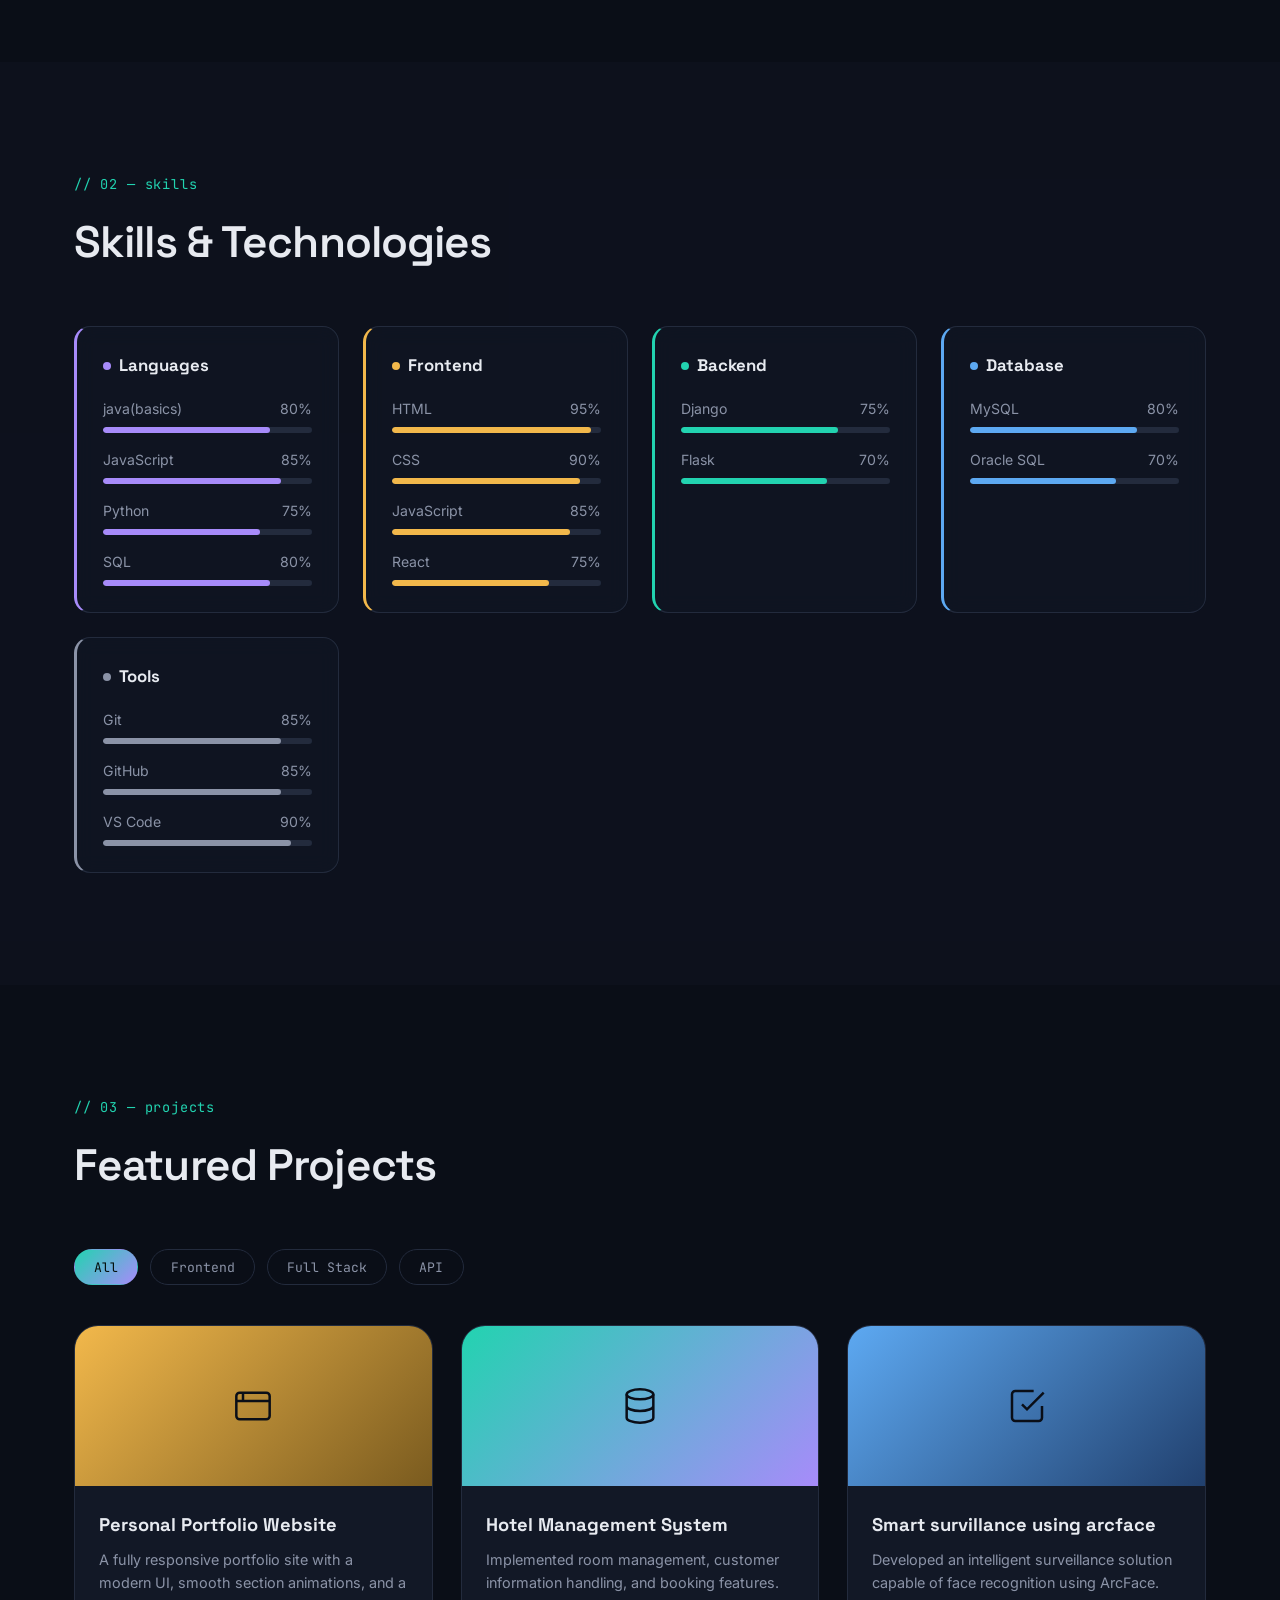
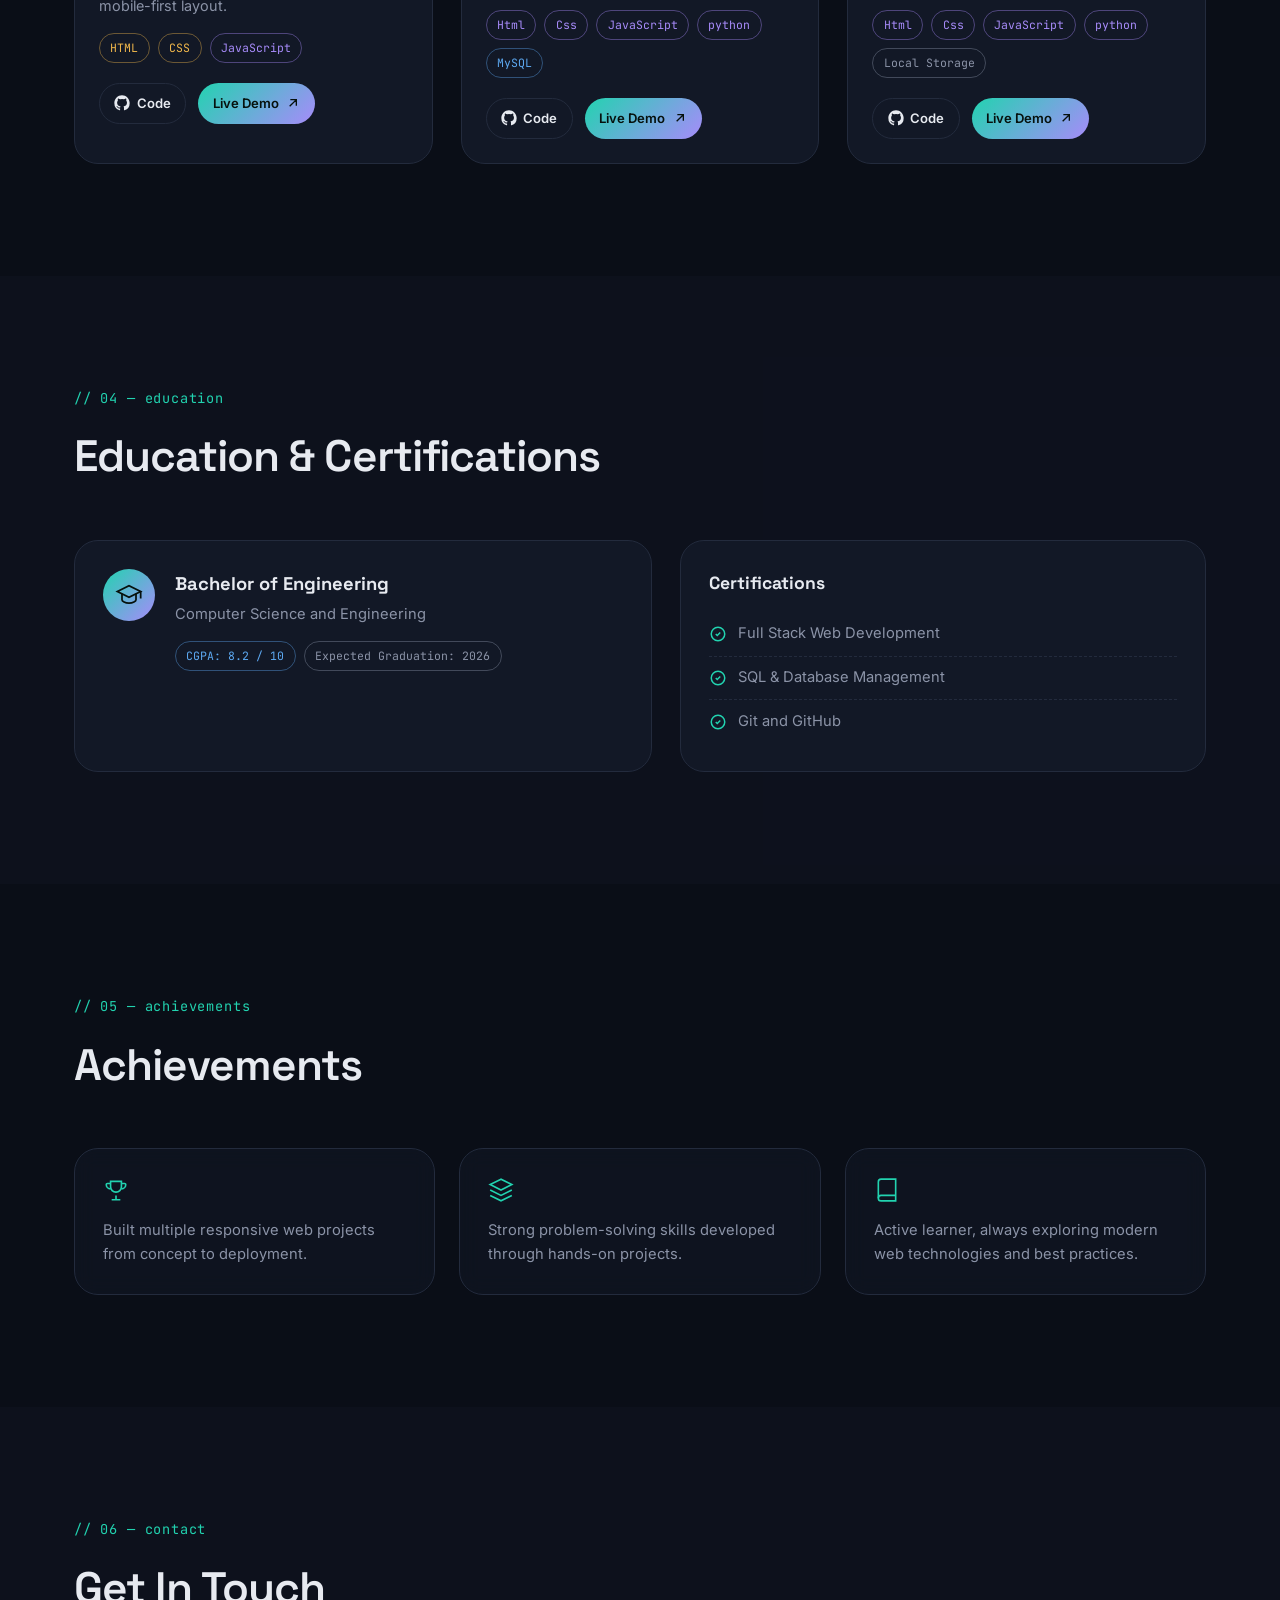
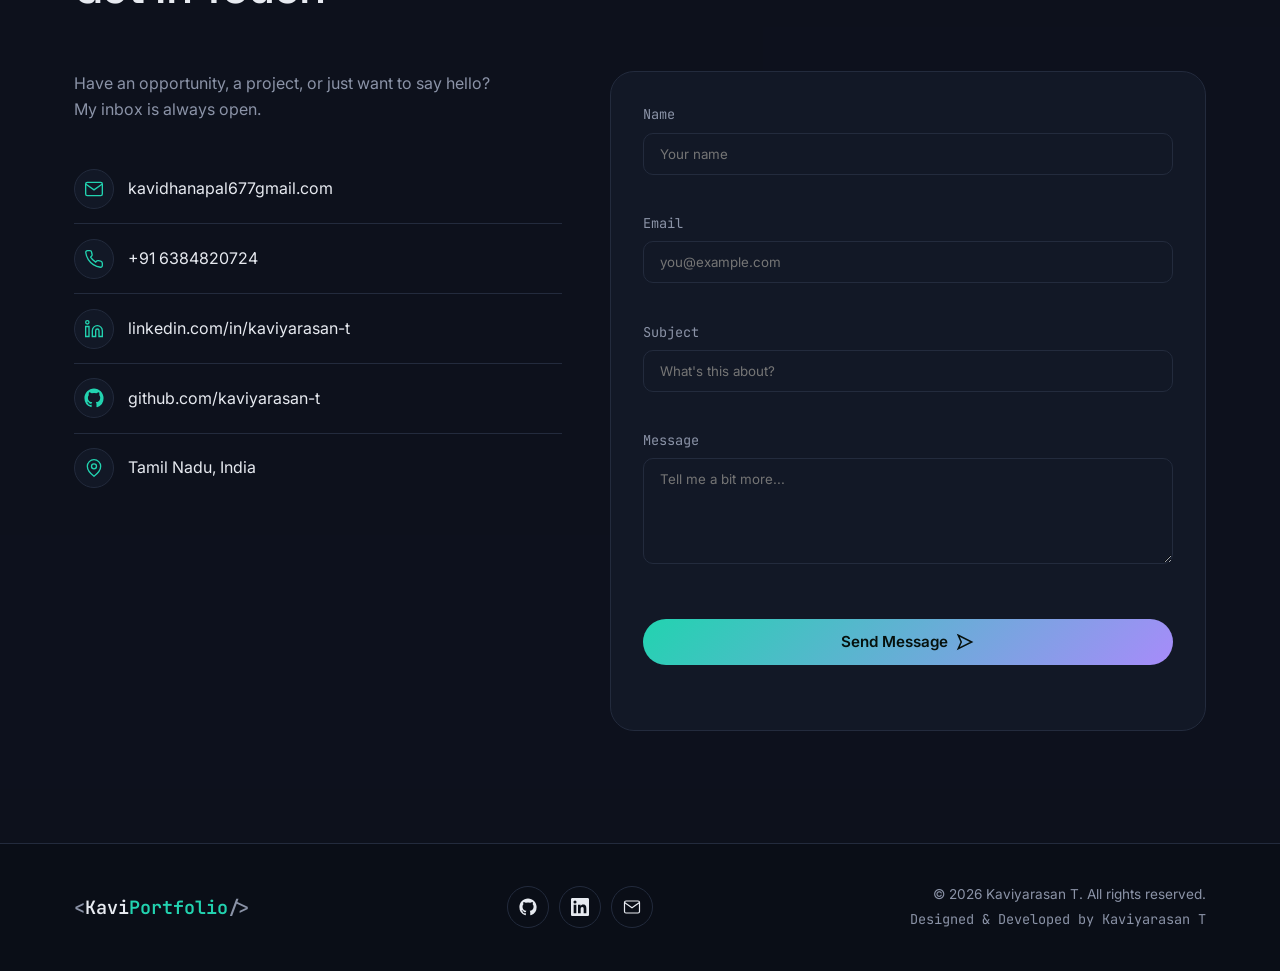
<file: portfolio.html>
<!DOCTYPE html>
<html lang="en">
<head>
  <meta charset="UTF-8" />
  <meta name="viewport" content="width=device-width, initial-scale=1.0" />
  <title>Kaviyarasan T — Full Stack Developer</title>
  <meta name="description" content="Kaviyarasan T is a Full Stack Developer building responsive, scalable, and user-friendly web applications with Java, JavaScript, React, Node.js and SQL." />
  <meta name="keywords" content="Kaviyarasan T, Full Stack Developer, React Developer, Portfolio, Web Developer" />
  <meta name="author" content="Kaviyarasan T" />
  <meta name="theme-color" content="#0a0e17" />

  <!-- Open Graph -->
  <meta property="og:title" content="Kaviyarasan T — Full Stack Developer" />
  <meta property="og:description" content="Building responsive, scalable, and user-friendly web applications." />
  <meta property="og:type" content="website" />

  <!-- Favicon (inline SVG, no external asset needed) -->
  <link rel="icon" href="data:image/svg+xml,%3Csvg xmlns='http://www.w3.org/2000/svg' viewBox='0 0 100 100'%3E%3Crect width='100' height='100' rx='20' fill='%230a0e17'/%3E%3Ctext x='50' y='66' font-size='55' font-family='monospace' fill='%2322d3b0' text-anchor='middle'%3E%3C/%3E%3C/text%3E%3C/svg%3E" />

  <!-- Fonts -->
  <link rel="preconnect" href="https://fonts.googleapis.com" />
  <link rel="preconnect" href="https://fonts.gstatic.com" crossorigin />
  <link href="https://fonts.googleapis.com/css2?family=Space+Grotesk:wght@400;500;600;700&family=Inter:wght@400;500;600;700&family=JetBrains+Mono:wght@400;500;600&display=swap" rel="stylesheet" />

  <link rel="stylesheet" href="portfolio.css" />

  <!-- Structured data for SEO -->
  <script type="application/ld+json">
  {
    "@context": "https://schema.org",
    "@type": "Person",
    "name": "Kaviyarasan T",
    "jobTitle": "Full Stack Developer",
    "description": "Building responsive, scalable, and user-friendly web applications."
  }
  </script>
</head>
<body>

  <!-- ============ LOADING SCREEN ============ -->
  <div id="loader" aria-hidden="true">
    <div class="loader-inner">
      <span class="loader-tag">&lt;/&gt;</span>
      <div class="loader-bar"><span></span></div>
      <p class="loader-text">compiling<span class="dots"><i>.</i><i>.</i><i>.</i></span></p>
    </div>
  </div>

  <!-- ============ CUSTOM CURSOR ============ -->
  <div class="cursor-dot" aria-hidden="true"></div>
  <div class="cursor-ring" aria-hidden="true"></div>

  <!-- ============ BACKGROUND PARTICLES ============ -->
  <canvas id="particles" aria-hidden="true"></canvas>

  <a class="skip-link" href="#main">Skip to main content</a>

  <!-- ============ NAVIGATION ============ -->
  <header class="navbar" id="navbar">
    <nav class="nav-inner" aria-label="Primary">
      <a href="#hero" class="logo" aria-label="Kaviyarasan T — home">
        <span class="logo-bracket">&lt;</span>Kavi<span class="logo-accent">Portfolio</span><span class="logo-bracket">/&gt;</span>
      </a>

      <ul class="nav-links" id="navLinks">
        <li><a href="#about" class="nav-link" data-nav>// about</a></li>
        <li><a href="#skills" class="nav-link" data-nav>// skills</a></li>
        <li><a href="#projects" class="nav-link" data-nav>// projects</a></li>
        <li><a href="#education" class="nav-link" data-nav>// education</a></li>
        <li><a href="#achievements" class="nav-link" data-nav>// achievements</a></li>
        <li><a href="#contact" class="nav-link" data-nav>// contact</a></li>
      </ul>

      <div class="nav-actions">
        <button id="themeToggle" class="icon-btn" aria-label="Toggle light and dark theme" title="Toggle theme">
          <svg class="icon-sun" viewBox="0 0 24 24" fill="none" stroke="currentColor" stroke-width="2"><circle cx="12" cy="12" r="4"/><path d="M12 2v2M12 20v2M4.9 4.9l1.4 1.4M17.7 17.7l1.4 1.4M2 12h2M20 12h2M4.9 19.1l1.4-1.4M17.7 6.3l1.4-1.4"/></svg>
          <svg class="icon-moon" viewBox="0 0 24 24" fill="none" stroke="currentColor" stroke-width="2"><path d="M21 12.8A9 9 0 1 1 11.2 3 7 7 0 0 0 21 12.8Z"/></svg>
        </button>

        <button id="hamburger" class="hamburger" aria-label="Open menu" aria-expanded="false" aria-controls="navLinks">
          <span></span><span></span><span></span>
        </button>
      </div>
    </nav>
  </header>

  <main id="main">

    <!-- ============ HERO ============ -->
    <section id="hero" class="hero">
      <div class="hero-inner">
        <div class="hero-copy reveal">
          <p class="eyebrow">// 00 — whoami</p>
          <h1 class="hero-name">Kaviyarasan T</h1>
          <p class="hero-role">
            <span id="typedRole" class="typed-role"></span><span class="typed-cursor" aria-hidden="true">|</span>
          </p>
          <p class="hero-tagline">Building responsive, scalable, and user-friendly web applications.</p>

          <div class="hero-actions">
            <a href="kaviyarasan_resume_updated.pdf" class="btn btn-primary ripple" id="resumeBtn" download>
              <svg viewBox="0 0 24 24" fill="none" stroke="currentColor" stroke-width="2" width="18" height="18"><path d="M12 3v12m0 0-4-4m4 4 4-4M5 21h14"/></svg>
              Download Resume
            </a>
            <a href="#projects" class="btn btn-ghost ripple">
              View Projects
              <svg viewBox="0 0 24 24" fill="none" stroke="currentColor" stroke-width="2" width="18" height="18"><path d="M5 12h14m0 0-6-6m6 6-6 6"/></svg>
            </a>
          </div>

          <div class="hero-social" aria-label="Social links">
            <a href="https://github.com/kaviyarasan224" target="_blank" rel="noopener" aria-label="GitHub" class="icon-btn">
              <svg viewBox="0 0 24 24" width="20" height="20" fill="currentColor"><path d="M12 .5C5.73.5.5 5.73.5 12a11.5 11.5 0 0 0 7.86 10.94c.58.1.79-.25.79-.56v-2.17c-3.2.7-3.88-1.36-3.88-1.36-.53-1.33-1.29-1.69-1.29-1.69-1.05-.72.08-.7.08-.7 1.17.08 1.78 1.2 1.78 1.2 1.03 1.77 2.71 1.26 3.37.96.1-.75.4-1.26.73-1.55-2.55-.29-5.24-1.28-5.24-5.68 0-1.26.45-2.28 1.19-3.08-.12-.29-.52-1.46.11-3.05 0 0 .97-.31 3.18 1.18a11 11 0 0 1 5.8 0c2.2-1.49 3.17-1.18 3.17-1.18.64 1.59.24 2.76.12 3.05.74.8 1.18 1.82 1.18 3.08 0 4.41-2.69 5.38-5.25 5.67.41.36.78 1.08.78 2.18v3.23c0 .31.21.67.8.56A11.5 11.5 0 0 0 23.5 12C23.5 5.73 18.27.5 12 .5Z"/></svg>
            </a>
            <a href="https://www.linkedin.com/in/kaviyarasan-t-56a925323?utm_source=share&utm_campaign=share_via&utm_content=profile&utm_medium=android_app" target="_blank" rel="noopener" aria-label="LinkedIn" class="icon-btn">
              <svg viewBox="0 0 24 24" width="20" height="20" fill="currentColor"><path d="M20.45 20.45h-3.56v-5.57c0-1.33-.02-3.04-1.85-3.04-1.86 0-2.14 1.45-2.14 2.94v5.67H9.34V9h3.42v1.56h.05c.48-.9 1.64-1.85 3.38-1.85 3.61 0 4.28 2.38 4.28 5.47v6.27ZM5.34 7.43a2.07 2.07 0 1 1 0-4.14 2.07 2.07 0 0 1 0 4.14ZM7.12 20.45H3.56V9h3.56v11.45ZM22.22 0H1.77C.8 0 0 .78 0 1.75v20.5C0 23.22.8 24 1.77 24h20.45c.98 0 1.78-.78 1.78-1.75V1.75C24 .78 23.2 0 22.22 0Z"/></svg>
            </a>
          </div>
        </div>

        <div class="hero-visual reveal">
          <div class="terminal" role="img" aria-label="Terminal window showing developer stack">
            <div class="terminal-bar">
              <span class="dot dot-r"></span><span class="dot dot-y"></span><span class="dot dot-g"></span>
              <span class="terminal-title">kaviyarasan.dev — stack.sh</span>
            </div>
            <div class="terminal-body">
              <p><span class="tk-muted">$</span> <span class="tk-fn">whoami</span></p>
              <p class="tk-out">&gt; Kaviyarasan T</p>
              <p><span class="tk-muted">$</span> <span class="tk-fn">cat</span> role.stack</p>
              <p class="tk-out">[1] Frontend Developer</p>
              <p class="tk-out">[2] Backend Developer</p>
              <p class="tk-out">[3] Database Engineer</p>
              <p class="tk-out tk-highlight">[✓] Full Stack Developer</p>
              <p><span class="tk-muted">$</span> <span class="tk-fn">status</span> --available</p>
              <p class="tk-out tk-blink">● open to Software Developer roles</p>
            </div>
          </div>
          <div class="avatar-badge">KT</div>
        </div>
      </div>

      <a href="#about" class="scroll-cue" aria-label="Scroll to About section">
        <span></span>
      </a>
    </section>

    <!-- ============ ABOUT ============ -->
    <section id="about" class="section">
      <div class="section-inner">
        <p class="eyebrow reveal">// 01 — about</p>
        <h2 class="section-title reveal">About Me</h2>

        <div class="about-grid">
          <div class="about-text reveal">
            <p>
              I'm a Full Stack Developer with a genuine passion for turning ideas into fast, reliable
              web applications. I enjoy the entire journey of building software — from designing clean
              interfaces to architecting the logic and data that power them behind the scenes.
            </p>
            <p>
              At the core, I'm a problem solver. I like breaking complex requirements down into simple,
              testable pieces, and I'm comfortable picking up new tools and technologies quickly when a
              project calls for it. That curiosity keeps pulling me deeper into Full Stack Development,
              where I get to work across the whole stack — UI, APIs, and databases — instead of just one
              layer of it.
            </p>
            <p>
              I'm currently looking for opportunities as a <strong>Software Developer</strong>, where I can
              contribute to real products, keep learning from experienced engineers, and grow into someone
              who ships dependable software people actually enjoy using.
            </p>
          </div>

          <div class="about-cards reveal">
            <div class="mini-card">
              <span class="mini-num">01</span>
              <h3>Passionate Builder</h3>
              <p>Loves turning ideas into working, polished web apps.</p>
            </div>
            <div class="mini-card">
              <span class="mini-num">02</span>
              <h3>Problem Solver</h3>
              <p>Breaks down complex problems into simple solutions.</p>
            </div>
            <div class="mini-card">
              <span class="mini-num">03</span>
              <h3>Quick Learner</h3>
              <p>Picks up new frameworks and tools with ease.</p>
            </div>
            <div class="mini-card">
              <span class="mini-num">04</span>
              <h3>Full Stack Focus</h3>
              <p>Comfortable across frontend, backend, and database layers.</p>
            </div>
          </div>
        </div>
      </div>
    </section>

    <!-- ============ SKILLS ============ -->
    <section id="skills" class="section section-alt">
      <div class="section-inner">
        <p class="eyebrow reveal">// 02 — skills</p>
        <h2 class="section-title reveal">Skills &amp; Technologies</h2>

        <div class="skills-grid">

          <div class="skill-group reveal" data-cat="languages">
            <h3 class="skill-group-title"><span class="dot-tag"></span>Languages</h3>
            <div class="skill-item" data-level="80">
              <div class="skill-head"><span>java(basics)</span><span class="skill-pct">80%</span></div>
              <div class="skill-bar"><div class="skill-fill"></div></div>
            </div>
            <div class="skill-item" data-level="85">
              <div class="skill-head"><span>JavaScript</span><span class="skill-pct">85%</span></div>
              <div class="skill-bar"><div class="skill-fill"></div></div>
            </div>
            <div class="skill-item" data-level="75">
              <div class="skill-head"><span>Python</span><span class="skill-pct">75%</span></div>
              <div class="skill-bar"><div class="skill-fill"></div></div>
            </div>
            <div class="skill-item" data-level="80">
              <div class="skill-head"><span>SQL</span><span class="skill-pct">80%</span></div>
              <div class="skill-bar"><div class="skill-fill"></div></div>
            </div>
          </div>

          <div class="skill-group reveal" data-cat="frontend">
            <h3 class="skill-group-title"><span class="dot-tag"></span>Frontend</h3>
            <div class="skill-item" data-level="95">
              <div class="skill-head"><span>HTML</span><span class="skill-pct">95%</span></div>
              <div class="skill-bar"><div class="skill-fill"></div></div>
            </div>
            <div class="skill-item" data-level="90">
              <div class="skill-head"><span>CSS</span><span class="skill-pct">90%</span></div>
              <div class="skill-bar"><div class="skill-fill"></div></div>
            </div>
            <div class="skill-item" data-level="85">
              <div class="skill-head"><span>JavaScript</span><span class="skill-pct">85%</span></div>
              <div class="skill-bar"><div class="skill-fill"></div></div>
            </div>
            <div class="skill-item" data-level="75">
              <div class="skill-head"><span>React</span><span class="skill-pct">75%</span></div>
              <div class="skill-bar"><div class="skill-fill"></div></div>
            </div>
          </div>

          <div class="skill-group reveal" data-cat="backend">
            <h3 class="skill-group-title"><span class="dot-tag"></span>Backend</h3>
            <div class="skill-item" data-level="75">
              <div class="skill-head"><span>Django</span><span class="skill-pct">75%</span></div>
              <div class="skill-bar"><div class="skill-fill"></div></div>
            </div>
            <div class="skill-item" data-level="70">
              <div class="skill-head"><span>Flask</span><span class="skill-pct">70%</span></div>
              <div class="skill-bar"><div class="skill-fill"></div></div>
            </div>
          </div>

          <div class="skill-group reveal" data-cat="database">
            <h3 class="skill-group-title"><span class="dot-tag"></span>Database</h3>
            <div class="skill-item" data-level="80">
              <div class="skill-head"><span>MySQL</span><span class="skill-pct">80%</span></div>
              <div class="skill-bar"><div class="skill-fill"></div></div>
            </div>
            <div class="skill-item" data-level="70">
              <div class="skill-head"><span>Oracle SQL</span><span class="skill-pct">70%</span></div>
              <div class="skill-bar"><div class="skill-fill"></div></div>
            </div>
          </div>

          <div class="skill-group reveal" data-cat="tools">
            <h3 class="skill-group-title"><span class="dot-tag"></span>Tools</h3>
            <div class="skill-item" data-level="85">
              <div class="skill-head"><span>Git</span><span class="skill-pct">85%</span></div>
              <div class="skill-bar"><div class="skill-fill"></div></div>
            </div>
            <div class="skill-item" data-level="85">
              <div class="skill-head"><span>GitHub</span><span class="skill-pct">85%</span></div>
              <div class="skill-bar"><div class="skill-fill"></div></div>
            </div>
            <div class="skill-item" data-level="90">
              <div class="skill-head"><span>VS Code</span><span class="skill-pct">90%</span></div>
              <div class="skill-bar"><div class="skill-fill"></div></div>
            </div>
          </div>

        </div>
      </div>
    </section>

    <!-- ============ PROJECTS ============ -->
    <section id="projects" class="section">
      <div class="section-inner">
        <p class="eyebrow reveal">// 03 — projects</p>
        <h2 class="section-title reveal">Featured Projects</h2>

        <div class="filter-bar reveal" role="tablist" aria-label="Filter projects">
          <button class="filter-btn active" data-filter="all">All</button>
          <button class="filter-btn" data-filter="frontend">Frontend</button>
          <button class="filter-btn" data-filter="fullstack">Full Stack</button>
          <button class="filter-btn" data-filter="api">API</button>
        </div>

        <div class="projects-grid" id="projectsGrid">

          <article class="project-card reveal" data-cat="frontend">
            <div class="project-thumb thumb-frontend">
              <svg viewBox="0 0 24 24" width="40" height="40" fill="none" stroke="currentColor" stroke-width="1.5"><rect x="2" y="4" width="20" height="16" rx="2"/><path d="M2 9h20M6 4v5"/></svg>
            </div>
            <div class="project-body">
              <h3>Personal Portfolio Website</h3>
              <p>A fully responsive portfolio site with a modern UI, smooth section animations, and a mobile-first layout.</p>
              <div class="tag-row">
                <span class="tag tag-frontend">HTML</span>
                <span class="tag tag-frontend">CSS</span>
                <span class="tag tag-languages">JavaScript</span>
              </div>
              <div class="project-actions">
                <a href="https://github.com/kaviyarasan224/-personal-portfolio.git" class="btn-sm" target="_blank" rel="noopener">
                  <svg viewBox="0 0 24 24" width="16" height="16" fill="currentColor"><path d="M12 .5C5.73.5.5 5.73.5 12a11.5 11.5 0 0 0 7.86 10.94c.58.1.79-.25.79-.56v-2.17c-3.2.7-3.88-1.36-3.88-1.36-.53-1.33-1.29-1.69-1.29-1.69-1.05-.72.08-.7.08-.7 1.17.08 1.78 1.2 1.78 1.2 1.03 1.77 2.71 1.26 3.37.96.1-.75.4-1.26.73-1.55-2.55-.29-5.24-1.28-5.24-5.68 0-1.26.45-2.28 1.19-3.08-.12-.29-.52-1.46.11-3.05 0 0 .97-.31 3.18 1.18a11 11 0 0 1 5.8 0c2.2-1.49 3.17-1.18 3.17-1.18.64 1.59.24 2.76.12 3.05.74.8 1.18 1.82 1.18 3.08 0 4.41-2.69 5.38-5.25 5.67.41.36.78 1.08.78 2.18v3.23c0 .31.21.67.8.56A11.5 11.5 0 0 0 23.5 12C23.5 5.73 18.27.5 12 .5Z"/></svg>
                  Code
                </a>
                <a href="#" class="btn-sm btn-sm-solid" target="_blank" rel="noopener">
                  Live Demo
                  <svg viewBox="0 0 24 24" width="16" height="16" fill="none" stroke="currentColor" stroke-width="2"><path d="M7 17 17 7M8 7h9v9"/></svg>
                </a>
              </div>
            </div>
          </article>

          <article class="project-card reveal" data-cat="fullstack">
            <div class="project-thumb thumb-fullstack">
              <svg viewBox="0 0 24 24" width="40" height="40" fill="none" stroke="currentColor" stroke-width="1.5"><ellipse cx="12" cy="5" rx="8" ry="3"/><path d="M4 5v14c0 1.66 3.58 3 8 3s8-1.34 8-3V5M4 12c0 1.66 3.58 3 8 3s8-1.34 8-3"/></svg>
            </div>
            <div class="project-body">
              <h3>Hotel Management System</h3>
              <p>Implemented room management, customer information handling, and booking features.</p>
              <div class="tag-row">
                <span class="tag tag-languages">Html</span>
                  <span class="tag tag-languages">Css</span>
                 <span class="tag tag-languages">JavaScript</span>
                <span class="tag tag-languages">python</span>
                <span class="tag tag-database">MySQL</span>
              </div>
              <div class="project-actions">
                <a href="#" class="btn-sm" target="_blank" rel="noopener">
                  <svg viewBox="0 0 24 24" width="16" height="16" fill="currentColor"><path d="M12 .5C5.73.5.5 5.73.5 12a11.5 11.5 0 0 0 7.86 10.94c.58.1.79-.25.79-.56v-2.17c-3.2.7-3.88-1.36-3.88-1.36-.53-1.33-1.29-1.69-1.29-1.69-1.05-.72.08-.7.08-.7 1.17.08 1.78 1.2 1.78 1.2 1.03 1.77 2.71 1.26 3.37.96.1-.75.4-1.26.73-1.55-2.55-.29-5.24-1.28-5.24-5.68 0-1.26.45-2.28 1.19-3.08-.12-.29-.52-1.46.11-3.05 0 0 .97-.31 3.18 1.18a11 11 0 0 1 5.8 0c2.2-1.49 3.17-1.18 3.17-1.18.64 1.59.24 2.76.12 3.05.74.8 1.18 1.82 1.18 3.08 0 4.41-2.69 5.38-5.25 5.67.41.36.78 1.08.78 2.18v3.23c0 .31.21.67.8.56A11.5 11.5 0 0 0 23.5 12C23.5 5.73 18.27.5 12 .5Z"/></svg>
                  Code
                </a>
                <a href="#" class="btn-sm btn-sm-solid" target="_blank" rel="noopener">
                  Live Demo
                  <svg viewBox="0 0 24 24" width="16" height="16" fill="none" stroke="currentColor" stroke-width="2"><path d="M7 17 17 7M8 7h9v9"/></svg>
                </a>
              </div>
            </div>
          </article>

          <article class="project-card reveal" data-cat="frontend">
            <div class="project-thumb thumb-tools">
              <svg viewBox="0 0 24 24" width="40" height="40" fill="none" stroke="currentColor" stroke-width="1.5"><path d="m9 11 3 3L22 4"/><path d="M21 12v7a2 2 0 0 1-2 2H5a2 2 0 0 1-2-2V5a2 2 0 0 1 2-2h11"/></svg>
            </div>
            <div class="project-body">
              <h3>Smart survillance using arcface</h3>
              <p>Developed an intelligent surveillance solution capable of face recognition using ArcFace.</p>
              <div class="tag-row">
                 <span class="tag tag-languages">Html</span>
                  <span class="tag tag-languages">Css</span>
                 <span class="tag tag-languages">JavaScript</span>
                <span class="tag tag-languages">python</span>
                <span class="tag tag-tools">Local Storage</span>
              </div>
              <div class="project-actions">
                <a href="https://github.com/kaviyarasan224/ARCFACE-SURVILLANCE-SYSTEM.git" class="btn-sm" target="_blank" rel="noopener">
                  <svg viewBox="0 0 24 24" width="16" height="16" fill="currentColor"><path d="M12 .5C5.73.5.5 5.73.5 12a11.5 11.5 0 0 0 7.86 10.94c.58.1.79-.25.79-.56v-2.17c-3.2.7-3.88-1.36-3.88-1.36-.53-1.33-1.29-1.69-1.29-1.69-1.05-.72.08-.7.08-.7 1.17.08 1.78 1.2 1.78 1.2 1.03 1.77 2.71 1.26 3.37.96.1-.75.4-1.26.73-1.55-2.55-.29-5.24-1.28-5.24-5.68 0-1.26.45-2.28 1.19-3.08-.12-.29-.52-1.46.11-3.05 0 0 .97-.31 3.18 1.18a11 11 0 0 1 5.8 0c2.2-1.49 3.17-1.18 3.17-1.18.64 1.59.24 2.76.12 3.05.74.8 1.18 1.82 1.18 3.08 0 4.41-2.69 5.38-5.25 5.67.41.36.78 1.08.78 2.18v3.23c0 .31.21.67.8.56A11.5 11.5 0 0 0 23.5 12C23.5 5.73 18.27.5 12 .5Z"/></svg>
                  Code
                </a>
                <a href="#" class="btn-sm btn-sm-solid" target="_blank" rel="noopener">
                  Live Demo
                  <svg viewBox="0 0 24 24" width="16" height="16" fill="none" stroke="currentColor" stroke-width="2"><path d="M7 17 17 7M8 7h9v9"/></svg>
                </a>
              </div>
            </div>
          </article>

          

        </div>
      </div>
    </section>

    <!-- ============ EDUCATION & CERTIFICATIONS ============ -->
    <section id="education" class="section section-alt">
      <div class="section-inner">
        <p class="eyebrow reveal">// 04 — education</p>
        <h2 class="section-title reveal">Education &amp; Certifications</h2>

        <div class="edu-grid">
          <div class="edu-card reveal">
            <div class="edu-icon">
              <svg viewBox="0 0 24 24" width="28" height="28" fill="none" stroke="currentColor" stroke-width="1.5"><path d="m2 9 10-5 10 5-10 5-10-5Z"/><path d="M6 11v5c0 1.5 2.7 3 6 3s6-1.5 6-3v-5M22 9v6"/></svg>
            </div>
            <div>
              <h3>Bachelor of Engineering</h3>
              <p class="edu-sub">Computer Science and Engineering</p>
              <div class="edu-meta">
                <span class="tag tag-database">CGPA: 8.2 / 10</span>
                <span class="tag tag-tools">Expected Graduation: 2026</span>
              </div>
            </div>
          </div>

          <div class="cert-list reveal">
            <h3 class="cert-heading">Certifications</h3>
            <ul>
              <li>
                <svg viewBox="0 0 24 24" width="18" height="18" fill="none" stroke="currentColor" stroke-width="2"><path d="m9 12 2 2 4-4"/><circle cx="12" cy="12" r="9"/></svg>
                Full Stack Web Development
              </li>
             
              <li>
                <svg viewBox="0 0 24 24" width="18" height="18" fill="none" stroke="currentColor" stroke-width="2"><path d="m9 12 2 2 4-4"/><circle cx="12" cy="12" r="9"/></svg>
                SQL &amp; Database Management
              </li>
              <li>
                <svg viewBox="0 0 24 24" width="18" height="18" fill="none" stroke="currentColor" stroke-width="2"><path d="m9 12 2 2 4-4"/><circle cx="12" cy="12" r="9"/></svg>
                Git and GitHub
              </li>
            </ul>
          </div>
        </div>
      </div>
    </section>

    <!-- ============ ACHIEVEMENTS ============ -->
    <section id="achievements" class="section">
      <div class="section-inner">
        <p class="eyebrow reveal">// 05 — achievements</p>
        <h2 class="section-title reveal">Achievements</h2>

        <div class="achieve-grid">
          <div class="achieve-card reveal">
            <svg viewBox="0 0 24 24" width="26" height="26" fill="none" stroke="currentColor" stroke-width="1.5"><path d="M8 21h8M12 17v4M7 4h10v5a5 5 0 0 1-10 0V4Z"/><path d="M7 6H4a1 1 0 0 0-1 1c0 2 1.5 4 4 4M17 6h3a1 1 0 0 1 1 1c0 2-1.5 4-4 4"/></svg>
            <p>Built multiple responsive web projects from concept to deployment.</p>
          </div>
          <div class="achieve-card reveal">
            <svg viewBox="0 0 24 24" width="26" height="26" fill="none" stroke="currentColor" stroke-width="1.5"><path d="M12 2 2 7l10 5 10-5-10-5Z"/><path d="M2 17l10 5 10-5M2 12l10 5 10-5"/></svg>
            <p>Strong problem-solving skills developed through hands-on projects.</p>
          </div>
          <div class="achieve-card reveal">
            <svg viewBox="0 0 24 24" width="26" height="26" fill="none" stroke="currentColor" stroke-width="1.5"><path d="M4 19.5A2.5 2.5 0 0 1 6.5 17H20"/><path d="M6.5 2H20v20H6.5A2.5 2.5 0 0 1 4 19.5v-15A2.5 2.5 0 0 1 6.5 2Z"/></svg>
            <p>Active learner, always exploring modern web technologies and best practices.</p>
          </div>
        </div>
      </div>
    </section>

    <!-- ============ CONTACT ============ -->
    <section id="contact" class="section section-alt">
      <div class="section-inner">
        <p class="eyebrow reveal">// 06 — contact</p>
        <h2 class="section-title reveal">Get In Touch</h2>

        <div class="contact-grid">
          <div class="contact-info reveal">
            <p class="contact-lead">
              Have an opportunity, a project, or just want to say hello? My inbox is always open.
            </p>

            <ul class="contact-list">
              <li>
                <span class="contact-icon"><svg viewBox="0 0 24 24" width="20" height="20" fill="none" stroke="currentColor" stroke-width="1.6"><rect x="2" y="4" width="20" height="16" rx="2"/><path d="m22 6-10 7L2 6"/></svg></span>
                <a href="mailto:kavidhanapa677.com">kavidhanapal677gmail.com</a>
              </li>
              <li>
                <span class="contact-icon"><svg viewBox="0 0 24 24" width="20" height="20" fill="none" stroke="currentColor" stroke-width="1.6"><path d="M22 16.9v3a2 2 0 0 1-2.2 2 19.8 19.8 0 0 1-8.6-3.1 19.5 19.5 0 0 1-6-6 19.8 19.8 0 0 1-3.1-8.6A2 2 0 0 1 4.1 2h3a2 2 0 0 1 2 1.7c.1.9.3 1.8.6 2.7a2 2 0 0 1-.5 2.1L8 9.7a16 16 0 0 0 6 6l1.2-1.2a2 2 0 0 1 2.1-.5c.9.3 1.8.5 2.7.6a2 2 0 0 1 1.7 2Z"/></svg></span>
                <a href="tel:+916384820724">+91 6384820724</a>
              </li>
              <li>
                <span class="contact-icon"><svg viewBox="0 0 24 24" width="20" height="20" fill="none" stroke="currentColor" stroke-width="1.6"><path d="M16 8a6 6 0 0 1 6 6v7h-4v-7a2 2 0 0 0-4 0v7h-4v-7a6 6 0 0 1 6-6ZM2 9h4v12H2z"/><circle cx="4" cy="4" r="2"/></svg></span>
                <a href="https://www.linkedin.com/in/kaviyarasan-t-56a925323?utm_source=share&utm_campaign=share_via&utm_content=profile&utm_medium=android_app" target="_blank" rel="noopener">linkedin.com/in/kaviyarasan-t</a>
              </li>
              <li>
                <span class="contact-icon"><svg viewBox="0 0 24 24" width="20" height="20" fill="currentColor"><path d="M12 .5C5.73.5.5 5.73.5 12a11.5 11.5 0 0 0 7.86 10.94c.58.1.79-.25.79-.56v-2.17c-3.2.7-3.88-1.36-3.88-1.36-.53-1.33-1.29-1.69-1.29-1.69-1.05-.72.08-.7.08-.7 1.17.08 1.78 1.2 1.78 1.2 1.03 1.77 2.71 1.26 3.37.96.1-.75.4-1.26.73-1.55-2.55-.29-5.24-1.28-5.24-5.68 0-1.26.45-2.28 1.19-3.08-.12-.29-.52-1.46.11-3.05 0 0 .97-.31 3.18 1.18a11 11 0 0 1 5.8 0c2.2-1.49 3.17-1.18 3.17-1.18.64 1.59.24 2.76.12 3.05.74.8 1.18 1.82 1.18 3.08 0 4.41-2.69 5.38-5.25 5.67.41.36.78 1.08.78 2.18v3.23c0 .31.21.67.8.56A11.5 11.5 0 0 0 23.5 12C23.5 5.73 18.27.5 12 .5Z"/></svg></span>
                <a href="https://github.com/kaviyarasan224" target="_blank" rel="noopener">github.com/kaviyarasan-t</a>
              </li>
              <li>
                <span class="contact-icon"><svg viewBox="0 0 24 24" width="20" height="20" fill="none" stroke="currentColor" stroke-width="1.6"><path d="M20 10c0 6-8 12-8 12s-8-6-8-12a8 8 0 0 1 16 0Z"/><circle cx="12" cy="10" r="3"/></svg></span>
                <span>Tamil Nadu, India</span>
              </li>
            </ul>
          </div>

          <form class="contact-form reveal" id="contactForm" novalidate>
            <div class="form-row">
              <label for="name">Name</label>
              <input type="text" id="name" name="name" placeholder="Your name" autocomplete="name" />
              <span class="form-error" id="nameError"></span>
            </div>
            <div class="form-row">
              <label for="email">Email</label>
              <input type="email" id="email" name="email" placeholder="you@example.com" autocomplete="email" />
              <span class="form-error" id="emailError"></span>
            </div>
            <div class="form-row">
              <label for="subject">Subject</label>
              <input type="text" id="subject" name="subject" placeholder="What's this about?" />
              <span class="form-error" id="subjectError"></span>
            </div>
            <div class="form-row">
              <label for="message">Message</label>
              <textarea id="message" name="message" rows="5" placeholder="Tell me a bit more..."></textarea>
              <span class="form-error" id="messageError"></span>
            </div>

            <button type="submit" class="btn btn-primary ripple full-width">
              Send Message
              <svg viewBox="0 0 24 24" width="18" height="18" fill="none" stroke="currentColor" stroke-width="2"><path d="m3 3 18 9-18 9 4-9-4-9Z"/></svg>
            </button>

            <p class="form-status" id="formStatus" role="status" aria-live="polite"></p>
          </form>
        </div>
      </div>
    </section>

  </main>

  <!-- ============ FOOTER ============ -->
  <footer class="footer">
    <div class="footer-inner">
      <a href="#hero" class="logo footer-logo">
        <span class="logo-bracket">&lt;</span>Kavi<span class="logo-accent">Portfolio</span><span class="logo-bracket">/&gt;</span>
      </a>

      <div class="footer-social">
        <a href="https://github.com/kaviyarasan224" target="_blank" rel="noopener" aria-label="GitHub" class="icon-btn">
          <svg viewBox="0 0 24 24" width="18" height="18" fill="currentColor"><path d="M12 .5C5.73.5.5 5.73.5 12a11.5 11.5 0 0 0 7.86 10.94c.58.1.79-.25.79-.56v-2.17c-3.2.7-3.88-1.36-3.88-1.36-.53-1.33-1.29-1.69-1.29-1.69-1.05-.72.08-.7.08-.7 1.17.08 1.78 1.2 1.78 1.2 1.03 1.77 2.71 1.26 3.37.96.1-.75.4-1.26.73-1.55-2.55-.29-5.24-1.28-5.24-5.68 0-1.26.45-2.28 1.19-3.08-.12-.29-.52-1.46.11-3.05 0 0 .97-.31 3.18 1.18a11 11 0 0 1 5.8 0c2.2-1.49 3.17-1.18 3.17-1.18.64 1.59.24 2.76.12 3.05.74.8 1.18 1.82 1.18 3.08 0 4.41-2.69 5.38-5.25 5.67.41.36.78 1.08.78 2.18v3.23c0 .31.21.67.8.56A11.5 11.5 0 0 0 23.5 12C23.5 5.73 18.27.5 12 .5Z"/></svg>
        </a>
        <a href="https://www.linkedin.com/in/kaviyarasan-t-56a925323?utm_source=share&utm_campaign=share_via&utm_content=profile&utm_medium=android_app" target="_blank" rel="noopener" aria-label="LinkedIn" class="icon-btn">
          <svg viewBox="0 0 24 24" width="18" height="18" fill="currentColor"><path d="M20.45 20.45h-3.56v-5.57c0-1.33-.02-3.04-1.85-3.04-1.86 0-2.14 1.45-2.14 2.94v5.67H9.34V9h3.42v1.56h.05c.48-.9 1.64-1.85 3.38-1.85 3.61 0 4.28 2.38 4.28 5.47v6.27ZM5.34 7.43a2.07 2.07 0 1 1 0-4.14 2.07 2.07 0 0 1 0 4.14ZM7.12 20.45H3.56V9h3.56v11.45ZM22.22 0H1.77C.8 0 0 .78 0 1.75v20.5C0 23.22.8 24 1.77 24h20.45c.98 0 1.78-.78 1.78-1.75V1.75C24 .78 23.2 0 22.22 0Z"/></svg>
        </a>
        <a href="mailto:kavidhanpal677@gmail.com" aria-label="Email" class="icon-btn">
          <svg viewBox="0 0 24 24" width="18" height="18" fill="none" stroke="currentColor" stroke-width="1.6"><rect x="2" y="4" width="20" height="16" rx="2"/><path d="m22 6-10 7L2 6"/></svg>
        </a>
      </div>

      <div class="footer-meta">
        <p>&copy; <span id="year"></span> Kaviyarasan T. All rights reserved.</p>
        <p class="footer-credit">Designed &amp; Developed by Kaviyarasan T</p>
      </div>
    </div>
  </footer>

  <!-- ============ SCROLL TO TOP ============ -->
  <button id="scrollTop" class="scroll-top" aria-label="Scroll to top">
    <svg viewBox="0 0 24 24" width="20" height="20" fill="none" stroke="currentColor" stroke-width="2"><path d="M12 19V5M5 12l7-7 7 7"/></svg>
  </button>

  <script src="script.js"></script>
</body>
</html>
</file>
<file: portfolio.css>
/* ==========================================================================
   Kaviyarasan T — Portfolio Stylesheet
   Design system: "stack trace" — a terminal/code-comment motif that mirrors
   the idea of a Full Stack Developer moving through layers of a stack.
   ========================================================================== */

/* ---------- 1. Design Tokens ---------- */
:root {
  /* Core palette — dark theme (default) */
  --ink: #0a0e17;
  --panel: #121826;
  --panel-glass: rgba(18, 24, 38, 0.6);
  --line: #232b3d;
  --text: #e7eaf0;
  --text-muted: #8b93a7;

  /* Category / signal accents */
  --c-languages: #a78bfa; /* violet */
  --c-frontend: #f2b84b;  /* amber  */
  --c-backend: #22d3b0;   /* teal   */
  --c-database: #5da9f2;  /* blue   */
  --c-tools: #8b93a7;     /* slate  */

  --accent: #22d3b0;
  --accent-2: #f2b84b;
  --gradient-main: linear-gradient(135deg, var(--accent) 0%, var(--c-languages) 100%);

  --radius-sm: 10px;
  --radius-md: 16px;
  --radius-lg: 24px;

  --shadow-soft: 0 20px 45px -20px rgba(0, 0, 0, 0.55);
  --shadow-glow: 0 0 0 1px rgba(34, 211, 176, 0.15), 0 20px 45px -20px rgba(34, 211, 176, 0.25);

  --font-display: "Space Grotesk", "Segoe UI", sans-serif;
  --font-body: "Inter", "Segoe UI", sans-serif;
  --font-mono: "JetBrains Mono", "Courier New", monospace;

  --nav-height: 76px;
  --transition: 0.3s cubic-bezier(0.4, 0, 0.2, 1);
}

/* Light theme overrides */
[data-theme="light"] {
  --ink: #f5f7fb;
  --panel: #ffffff;
  --panel-glass: rgba(255, 255, 255, 0.65);
  --line: #e1e5ee;
  --text: #131829;
  --text-muted: #5b6478;
  --shadow-soft: 0 20px 45px -25px rgba(20, 30, 60, 0.25);
}

/* ---------- 2. Reset & Base ---------- */
* {
  margin: 0;
  padding: 0;
  box-sizing: border-box;
}

html {
  scroll-behavior: smooth;
  scroll-padding-top: var(--nav-height);
}

body {
  background: var(--ink);
  color: var(--text);
  font-family: var(--font-body);
  line-height: 1.6;
  overflow-x: hidden;
  transition: background var(--transition), color var(--transition);
}

img, svg { display: block; max-width: 100%; }

a { color: inherit; text-decoration: none; }

ul { list-style: none; }

button {
  font-family: inherit;
  cursor: pointer;
  border: none;
  background: none;
  color: inherit;
}

input, textarea {
  font-family: inherit;
  background: var(--panel);
  border: 1px solid var(--line);
  color: var(--text);
  border-radius: var(--radius-sm);
  padding: 0.75rem 1rem;
  width: 100%;
  transition: border-color var(--transition), box-shadow var(--transition);
}

input:focus, textarea:focus, button:focus-visible, a:focus-visible {
  outline: none;
  border-color: var(--accent);
  box-shadow: 0 0 0 3px rgba(34, 211, 176, 0.2);
}

::selection { background: var(--accent); color: var(--ink); }

.skip-link {
  position: absolute;
  left: -999px;
  top: 0;
  background: var(--accent);
  color: var(--ink);
  padding: 0.75rem 1.25rem;
  z-index: 999;
  border-radius: 0 0 var(--radius-sm) 0;
  font-weight: 600;
}
.skip-link:focus { left: 0; }

/* Respect reduced motion preference */
@media (prefers-reduced-motion: reduce) {
  *, *::before, *::after {
    animation-duration: 0.001ms !important;
    animation-iteration-count: 1 !important;
    transition-duration: 0.001ms !important;
    scroll-behavior: auto !important;
  }
}

/* ---------- 3. Loading Screen ---------- */
#loader {
  position: fixed;
  inset: 0;
  z-index: 9999;
  background: var(--ink);
  display: flex;
  align-items: center;
  justify-content: center;
  transition: opacity 0.6s ease, visibility 0.6s ease;
}
#loader.hidden { opacity: 0; visibility: hidden; pointer-events: none; }

.loader-inner { text-align: center; }
.loader-tag {
  font-family: var(--font-mono);
  font-size: 2rem;
  color: var(--accent);
  display: inline-block;
  animation: pulseTag 1.2s ease-in-out infinite;
}
@keyframes pulseTag { 50% { opacity: 0.4; transform: scale(0.92); } }

.loader-bar {
  width: 180px;
  height: 3px;
  background: var(--line);
  border-radius: 3px;
  margin: 1.25rem auto 0.75rem;
  overflow: hidden;
}
.loader-bar span {
  display: block;
  height: 100%;
  width: 40%;
  background: var(--gradient-main);
  animation: loading 1.1s ease-in-out infinite;
}
@keyframes loading {
  0% { transform: translateX(-100%); }
  100% { transform: translateX(350%); }
}
.loader-text {
  font-family: var(--font-mono);
  font-size: 0.85rem;
  color: var(--text-muted);
  letter-spacing: 0.05em;
}
.dots i { font-style: normal; animation: blink 1.4s infinite; }
.dots i:nth-child(2) { animation-delay: 0.2s; }
.dots i:nth-child(3) { animation-delay: 0.4s; }
@keyframes blink { 0%, 20% { opacity: 0; } 50% { opacity: 1; } 100% { opacity: 0; } }

/* ---------- 4. Custom Cursor ---------- */
.cursor-dot, .cursor-ring {
  position: fixed;
  top: 0; left: 0;
  border-radius: 50%;
  pointer-events: none;
  z-index: 9998;
  transform: translate(-50%, -50%);
  transition: opacity 0.2s ease;
}
.cursor-dot {
  width: 6px; height: 6px;
  background: var(--accent);
}
.cursor-ring {
  width: 32px; height: 32px;
  border: 1.5px solid var(--accent);
  opacity: 0.6;
  transition: transform 0.12s ease-out, width 0.2s ease, height 0.2s ease, opacity 0.2s ease;
}
.cursor-ring.active { width: 44px; height: 44px; opacity: 1; }
@media (hover: none), (pointer: coarse) {
  .cursor-dot, .cursor-ring { display: none; }
}

/* ---------- 5. Background Particles ---------- */
#particles {
  position: fixed;
  inset: 0;
  z-index: 0;
  pointer-events: none;
  opacity: 0.5;
}

/* ---------- 6. Layout Helpers ---------- */
.section { position: relative; z-index: 1; padding: 7rem 0; }
.section-alt { background: color-mix(in srgb, var(--panel) 40%, transparent); }
.section-inner { max-width: 1180px; margin: 0 auto; padding: 0 1.5rem; }

.eyebrow {
  font-family: var(--font-mono);
  color: var(--accent);
  font-size: 0.85rem;
  letter-spacing: 0.06em;
  margin-bottom: 0.75rem;
}

.section-title {
  font-family: var(--font-display);
  font-size: clamp(1.9rem, 3.5vw, 2.75rem);
  font-weight: 600;
  margin-bottom: 3rem;
  letter-spacing: -0.02em;
}

/* Scroll reveal */
.reveal {
  opacity: 0;
  transform: translateY(28px);
  transition: opacity 0.7s ease, transform 0.7s ease;
}
.reveal.in-view { opacity: 1; transform: translateY(0); }

/* ---------- 7. Buttons ---------- */
.btn {
  position: relative;
  overflow: hidden;
  display: inline-flex;
  align-items: center;
  gap: 0.5rem;
  padding: 0.85rem 1.6rem;
  border-radius: 999px;
  font-weight: 600;
  font-size: 0.95rem;
  transition: transform var(--transition), box-shadow var(--transition), background var(--transition);
}
.btn-primary {
  background: var(--gradient-main);
  color: #06110d;
}
.btn-primary:hover { transform: translateY(-3px); box-shadow: var(--shadow-glow); }

.btn-ghost {
  border: 1px solid var(--line);
  color: var(--text);
  background: var(--panel-glass);
  backdrop-filter: blur(8px);
}
.btn-ghost:hover { border-color: var(--accent); transform: translateY(-3px); }

.full-width { width: 100%; justify-content: center; margin-top: 0.5rem; }

.btn-sm {
  display: inline-flex;
  align-items: center;
  gap: 0.4rem;
  font-size: 0.82rem;
  font-weight: 600;
  padding: 0.55rem 0.9rem;
  border-radius: 999px;
  border: 1px solid var(--line);
  transition: border-color var(--transition), transform var(--transition);
}
.btn-sm:hover { border-color: var(--accent); transform: translateY(-2px); }
.btn-sm-solid {
  background: var(--gradient-main);
  color: #06110d;
  border: none;
}

/* Ripple effect */
.ripple { }
.ripple-effect {
  position: absolute;
  border-radius: 50%;
  background: rgba(255, 255, 255, 0.5);
  transform: scale(0);
  animation: rippleAnim 0.6s ease-out;
  pointer-events: none;
}
@keyframes rippleAnim {
  to { transform: scale(3); opacity: 0; }
}

/* ---------- 8. Icon Buttons ---------- */
.icon-btn {
  display: inline-flex;
  align-items: center;
  justify-content: center;
  width: 42px;
  height: 42px;
  border-radius: 50%;
  border: 1px solid var(--line);
  color: var(--text);
  transition: transform var(--transition), border-color var(--transition), color var(--transition);
}
.icon-btn:hover { transform: translateY(-3px); border-color: var(--accent); color: var(--accent); }

/* ---------- 9. Navigation ---------- */
.navbar {
  position: fixed;
  top: 0; left: 0; right: 0;
  z-index: 500;
  transition: background var(--transition), box-shadow var(--transition), border-color var(--transition);
  border-bottom: 1px solid transparent;
}
.navbar.scrolled {
  background: var(--panel-glass);
  backdrop-filter: blur(14px) saturate(140%);
  border-bottom-color: var(--line);
  box-shadow: 0 10px 30px -20px rgba(0,0,0,0.5);
}
.nav-inner {
  max-width: 1180px;
  margin: 0 auto;
  height: var(--nav-height);
  padding: 0 1.5rem;
  display: flex;
  align-items: center;
  justify-content: space-between;
  gap: 1rem;
}
.logo {
  font-family: var(--font-mono);
  font-weight: 600;
  font-size: 1.15rem;
}
.logo-bracket { color: var(--text-muted); }
.logo-accent { color: var(--accent); }

.nav-links {
  display: flex;
  gap: 1.75rem;
  font-family: var(--font-mono);
  font-size: 0.85rem;
}
.nav-link {
  color: var(--text-muted);
  position: relative;
  padding: 0.3rem 0;
  transition: color var(--transition);
}
.nav-link::after {
  content: "";
  position: absolute;
  left: 0; bottom: -2px;
  width: 0; height: 2px;
  background: var(--gradient-main);
  transition: width var(--transition);
}
.nav-link:hover, .nav-link.active { color: var(--text); }
.nav-link:hover::after, .nav-link.active::after { width: 100%; }

.nav-actions { display: flex; align-items: center; gap: 0.75rem; }

.icon-sun, .icon-moon { position: absolute; }
[data-theme="dark"] .icon-moon, :root:not([data-theme]) .icon-moon { opacity: 1; }
[data-theme="dark"] .icon-sun, :root:not([data-theme]) .icon-sun { opacity: 0; }
[data-theme="light"] .icon-sun { opacity: 1; }
[data-theme="light"] .icon-moon { opacity: 0; }
.icon-sun, .icon-moon { transition: opacity var(--transition); }
#themeToggle { position: relative; width: 42px; height: 42px; }
#themeToggle svg { width: 20px; height: 20px; }

.hamburger {
  display: none;
  flex-direction: column;
  justify-content: center;
  gap: 5px;
  width: 42px;
  height: 42px;
}
.hamburger span {
  display: block;
  width: 22px;
  height: 2px;
  background: var(--text);
  margin: 0 auto;
  transition: transform var(--transition), opacity var(--transition);
}
.hamburger.open span:nth-child(1) { transform: translateY(7px) rotate(45deg); }
.hamburger.open span:nth-child(2) { opacity: 0; }
.hamburger.open span:nth-child(3) { transform: translateY(-7px) rotate(-45deg); }

/* ---------- 10. Hero ---------- */
.hero {
  min-height: 100vh;
  display: flex;
  align-items: center;
  padding-top: var(--nav-height);
  position: relative;
  z-index: 1;
}
.hero-inner {
  max-width: 1180px;
  margin: 0 auto;
  padding: 2rem 1.5rem;
  display: grid;
  grid-template-columns: 1.1fr 0.9fr;
  gap: 3rem;
  align-items: center;
}
.hero-name {
  font-family: var(--font-display);
  font-size: clamp(2.4rem, 6vw, 4rem);
  font-weight: 700;
  letter-spacing: -0.03em;
  line-height: 1.05;
  margin-bottom: 0.6rem;
  background: linear-gradient(120deg, var(--text) 40%, var(--accent) 100%);
  -webkit-background-clip: text;
  background-clip: text;
  color: transparent;
}
.hero-role {
  font-family: var(--font-mono);
  font-size: clamp(1.1rem, 2vw, 1.4rem);
  color: var(--accent-2);
  min-height: 2em;
  margin-bottom: 1rem;
}
.typed-cursor { animation: blinkCursor 0.9s steps(1) infinite; color: var(--accent); }
@keyframes blinkCursor { 50% { opacity: 0; } }

.hero-tagline {
  color: var(--text-muted);
  font-size: 1.05rem;
  max-width: 46ch;
  margin-bottom: 2rem;
}
.hero-actions { display: flex; flex-wrap: wrap; gap: 1rem; margin-bottom: 2rem; }
.hero-social { display: flex; gap: 0.75rem; }

/* Terminal visual */
.hero-visual { position: relative; display: flex; justify-content: center; }
.terminal {
  width: 100%;
  max-width: 440px;
  background: var(--panel-glass);
  backdrop-filter: blur(16px) saturate(150%);
  border: 1px solid var(--line);
  border-radius: var(--radius-md);
  box-shadow: var(--shadow-soft);
  overflow: hidden;
  animation: floatY 6s ease-in-out infinite;
}
@keyframes floatY {
  0%, 100% { transform: translateY(0); }
  50% { transform: translateY(-10px); }
}
.terminal-bar {
  display: flex;
  align-items: center;
  gap: 0.4rem;
  padding: 0.85rem 1rem;
  border-bottom: 1px solid var(--line);
}
.dot { width: 10px; height: 10px; border-radius: 50%; }
.dot-r { background: #ff5f57; }
.dot-y { background: #febc2e; }
.dot-g { background: #28c840; }
.terminal-title {
  margin-left: 0.75rem;
  font-family: var(--font-mono);
  font-size: 0.75rem;
  color: var(--text-muted);
}
.terminal-body {
  padding: 1.25rem 1.4rem 1.5rem;
  font-family: var(--font-mono);
  font-size: 0.85rem;
  line-height: 1.9;
}
.terminal-body .tk-muted { color: var(--text-muted); }
.terminal-body .tk-fn { color: var(--c-database); }
.terminal-body .tk-out { color: var(--text); padding-left: 1.2rem; }
.terminal-body .tk-highlight { color: var(--accent); font-weight: 600; }
.tk-blink { animation: blink 1.6s infinite; }

.avatar-badge {
  position: absolute;
  bottom: -18px;
  right: 6%;
  width: 68px;
  height: 68px;
  border-radius: 50%;
  background: var(--gradient-main);
  color: #06110d;
  font-family: var(--font-display);
  font-weight: 700;
  display: flex;
  align-items: center;
  justify-content: center;
  font-size: 1.2rem;
  box-shadow: var(--shadow-glow);
  border: 3px solid var(--ink);
}

.scroll-cue {
  position: absolute;
  bottom: 2rem;
  left: 50%;
  transform: translateX(-50%);
  width: 26px;
  height: 42px;
  border: 2px solid var(--line);
  border-radius: 999px;
  display: flex;
  justify-content: center;
  padding-top: 8px;
}
.scroll-cue span {
  width: 4px;
  height: 8px;
  border-radius: 999px;
  background: var(--accent);
  animation: scrollCue 1.6s ease-in-out infinite;
}
@keyframes scrollCue {
  0% { transform: translateY(0); opacity: 1; }
  100% { transform: translateY(14px); opacity: 0; }
}

/* ---------- 11. About ---------- */
.about-grid {
  display: grid;
  grid-template-columns: 1.2fr 1fr;
  gap: 3rem;
  align-items: start;
}
.about-text p { margin-bottom: 1.1rem; color: var(--text-muted); }
.about-text strong { color: var(--text); }

.about-cards {
  display: grid;
  grid-template-columns: 1fr 1fr;
  gap: 1rem;
}
.mini-card {
  background: var(--panel);
  border: 1px solid var(--line);
  border-radius: var(--radius-md);
  padding: 1.3rem;
  transition: transform var(--transition), border-color var(--transition), box-shadow var(--transition);
}
.mini-card:hover { transform: translateY(-6px); border-color: var(--accent); box-shadow: var(--shadow-soft); }
.mini-num {
  font-family: var(--font-mono);
  color: var(--accent);
  font-size: 0.8rem;
}
.mini-card h3 { font-family: var(--font-display); margin: 0.4rem 0; font-size: 1.05rem; }
.mini-card p { color: var(--text-muted); font-size: 0.88rem; }

/* ---------- 12. Skills ---------- */
.skills-grid {
  display: grid;
  grid-template-columns: repeat(auto-fit, minmax(260px, 1fr));
  gap: 1.5rem;
}
.skill-group {
  background: var(--panel-glass);
  backdrop-filter: blur(10px);
  border: 1px solid var(--line);
  border-left: 3px solid var(--group-color, var(--accent));
  border-radius: var(--radius-md);
  padding: 1.6rem;
  transition: transform var(--transition), box-shadow var(--transition);
}
.skill-group:hover { transform: translateY(-6px); box-shadow: var(--shadow-soft); }
.skill-group[data-cat="languages"] { --group-color: var(--c-languages); }
.skill-group[data-cat="frontend"]  { --group-color: var(--c-frontend); }
.skill-group[data-cat="backend"]   { --group-color: var(--c-backend); }
.skill-group[data-cat="database"]  { --group-color: var(--c-database); }
.skill-group[data-cat="tools"]     { --group-color: var(--c-tools); }

.skill-group-title {
  display: flex;
  align-items: center;
  gap: 0.5rem;
  font-family: var(--font-display);
  font-size: 1.05rem;
  margin-bottom: 1.2rem;
}
.dot-tag {
  width: 8px; height: 8px;
  border-radius: 50%;
  background: var(--group-color, var(--accent));
}
.skill-item { margin-bottom: 1rem; }
.skill-item:last-child { margin-bottom: 0; }
.skill-head {
  display: flex;
  justify-content: space-between;
  font-size: 0.88rem;
  margin-bottom: 0.4rem;
  color: var(--text-muted);
}
.skill-bar {
  height: 6px;
  border-radius: 999px;
  background: var(--line);
  overflow: hidden;
}
.skill-fill {
  height: 100%;
  width: 0%;
  border-radius: 999px;
  background: var(--group-color, var(--accent));
  transition: width 1.1s cubic-bezier(0.22, 1, 0.36, 1);
}

/* ---------- 13. Projects ---------- */
.filter-bar {
  display: flex;
  flex-wrap: wrap;
  gap: 0.75rem;
  margin-bottom: 2.5rem;
}
.filter-btn {
  padding: 0.55rem 1.2rem;
  border-radius: 999px;
  border: 1px solid var(--line);
  font-family: var(--font-mono);
  font-size: 0.82rem;
  color: var(--text-muted);
  transition: all var(--transition);
}
.filter-btn:hover { color: var(--text); border-color: var(--accent); }
.filter-btn.active {
  background: var(--gradient-main);
  color: #06110d;
  border-color: transparent;
}

.projects-grid {
  display: grid;
  grid-template-columns: repeat(auto-fit, minmax(280px, 1fr));
  gap: 1.75rem;
}
.project-card {
  background: var(--panel);
  border: 1px solid var(--line);
  border-radius: var(--radius-lg);
  overflow: hidden;
  transition: transform var(--transition), box-shadow var(--transition);
}
.project-card.hide { display: none; }
.project-card:hover { transform: translateY(-8px); box-shadow: var(--shadow-soft); }

.project-thumb {
  height: 160px;
  display: flex;
  align-items: center;
  justify-content: center;
  color: var(--ink);
}
.thumb-frontend  { background: linear-gradient(135deg, var(--c-frontend), #7a5b1f); }
.thumb-fullstack { background: linear-gradient(135deg, var(--c-backend), var(--c-languages)); }
.thumb-tools     { background: linear-gradient(135deg, var(--c-database), #21406e); }
.thumb-api       { background: linear-gradient(135deg, var(--c-languages), var(--c-backend)); }

.project-body { padding: 1.5rem; }
.project-body h3 { font-family: var(--font-display); font-size: 1.15rem; margin-bottom: 0.5rem; }
.project-body p { color: var(--text-muted); font-size: 0.9rem; margin-bottom: 1rem; }

.tag-row { display: flex; flex-wrap: wrap; gap: 0.5rem; margin-bottom: 1.25rem; }
.tag {
  font-family: var(--font-mono);
  font-size: 0.72rem;
  padding: 0.3rem 0.65rem;
  border-radius: 999px;
  border: 1px solid var(--line);
}
.tag-languages { color: var(--c-languages); border-color: color-mix(in srgb, var(--c-languages) 40%, transparent); }
.tag-frontend  { color: var(--c-frontend);  border-color: color-mix(in srgb, var(--c-frontend) 40%, transparent); }
.tag-backend   { color: var(--c-backend);   border-color: color-mix(in srgb, var(--c-backend) 40%, transparent); }
.tag-database  { color: var(--c-database);  border-color: color-mix(in srgb, var(--c-database) 40%, transparent); }
.tag-tools     { color: var(--c-tools);     border-color: color-mix(in srgb, var(--c-tools) 40%, transparent); }

.project-actions { display: flex; gap: 0.75rem; }

/* ---------- 14. Education ---------- */
.edu-grid {
  display: grid;
  grid-template-columns: 1.1fr 1fr;
  gap: 1.75rem;
}
.edu-card {
  background: var(--panel);
  border: 1px solid var(--line);
  border-radius: var(--radius-lg);
  padding: 1.75rem;
  display: flex;
  gap: 1.25rem;
  align-items: flex-start;
}
.edu-icon {
  width: 52px; height: 52px;
  border-radius: 50%;
  background: var(--gradient-main);
  color: #06110d;
  display: flex; align-items: center; justify-content: center;
  flex-shrink: 0;
}
.edu-card h3 { font-family: var(--font-display); font-size: 1.15rem; margin-bottom: 0.3rem; }
.edu-sub { color: var(--text-muted); margin-bottom: 0.9rem; font-size: 0.92rem; }
.edu-meta { display: flex; flex-wrap: wrap; gap: 0.5rem; }

.cert-list {
  background: var(--panel);
  border: 1px solid var(--line);
  border-radius: var(--radius-lg);
  padding: 1.75rem;
}
.cert-heading { font-family: var(--font-display); font-size: 1.1rem; margin-bottom: 1rem; }
.cert-list ul li {
  display: flex;
  align-items: center;
  gap: 0.65rem;
  padding: 0.6rem 0;
  border-bottom: 1px dashed var(--line);
  color: var(--text-muted);
  font-size: 0.92rem;
}
.cert-list ul li:last-child { border-bottom: none; }
.cert-list svg { color: var(--accent); flex-shrink: 0; }

/* ---------- 15. Achievements ---------- */
.achieve-grid {
  display: grid;
  grid-template-columns: repeat(auto-fit, minmax(240px, 1fr));
  gap: 1.5rem;
}
.achieve-card {
  background: var(--panel-glass);
  backdrop-filter: blur(10px);
  border: 1px solid var(--line);
  border-radius: var(--radius-lg);
  padding: 1.75rem;
  transition: transform var(--transition), box-shadow var(--transition);
}
.achieve-card:hover { transform: translateY(-6px); box-shadow: var(--shadow-soft); }
.achieve-card svg { color: var(--accent); margin-bottom: 1rem; }
.achieve-card p { color: var(--text-muted); font-size: 0.92rem; }

/* ---------- 16. Contact ---------- */
.contact-grid {
  display: grid;
  grid-template-columns: 0.9fr 1.1fr;
  gap: 3rem;
}
.contact-lead { color: var(--text-muted); margin-bottom: 2rem; max-width: 42ch; }
.contact-list li {
  display: flex;
  align-items: center;
  gap: 0.9rem;
  padding: 0.9rem 0;
  border-bottom: 1px solid var(--line);
}
.contact-list li:last-child { border-bottom: none; }
.contact-icon {
  width: 40px; height: 40px;
  border-radius: 50%;
  display: flex; align-items: center; justify-content: center;
  background: var(--panel);
  border: 1px solid var(--line);
  color: var(--accent);
  flex-shrink: 0;
}
.contact-list a:hover { color: var(--accent); }

.contact-form {
  background: var(--panel);
  border: 1px solid var(--line);
  border-radius: var(--radius-lg);
  padding: 2rem;
}
.form-row { margin-bottom: 1.25rem; }
.form-row label {
  display: block;
  font-size: 0.85rem;
  margin-bottom: 0.4rem;
  color: var(--text-muted);
  font-family: var(--font-mono);
}
.form-row input.invalid, .form-row textarea.invalid { border-color: #ff6b6b; }
.form-error {
  display: block;
  min-height: 1.1em;
  font-size: 0.78rem;
  color: #ff6b6b;
  margin-top: 0.3rem;
}
.form-status {
  margin-top: 1rem;
  font-size: 0.9rem;
  text-align: center;
  min-height: 1.2em;
}
.form-status.success { color: var(--accent); }
.form-status.error { color: #ff6b6b; }

/* ---------- 17. Footer ---------- */
.footer {
  border-top: 1px solid var(--line);
  padding: 2.5rem 0;
  position: relative;
  z-index: 1;
}
.footer-inner {
  max-width: 1180px;
  margin: 0 auto;
  padding: 0 1.5rem;
  display: flex;
  flex-wrap: wrap;
  align-items: center;
  justify-content: space-between;
  gap: 1.5rem;
}
.footer-social { display: flex; gap: 0.6rem; }
.footer-meta { text-align: right; }
.footer-meta p { font-size: 0.85rem; color: var(--text-muted); }
.footer-credit { font-family: var(--font-mono); font-size: 0.78rem; margin-top: 0.2rem; }

/* ---------- 18. Scroll To Top ---------- */
.scroll-top {
  position: fixed;
  right: 1.75rem;
  bottom: 1.75rem;
  width: 48px; height: 48px;
  border-radius: 50%;
  background: var(--gradient-main);
  color: #06110d;
  display: flex;
  align-items: center;
  justify-content: center;
  box-shadow: var(--shadow-glow);
  opacity: 0;
  visibility: hidden;
  transform: translateY(15px);
  transition: opacity var(--transition), transform var(--transition), visibility var(--transition);
  z-index: 400;
}
.scroll-top.visible { opacity: 1; visibility: visible; transform: translateY(0); }
.scroll-top:hover { transform: translateY(-4px); }

/* ---------- 19. Responsive ---------- */
@media (max-width: 960px) {
  .hero-inner { grid-template-columns: 1fr; text-align: center; }
  .hero-social, .hero-actions { justify-content: center; }
  .about-grid, .edu-grid, .contact-grid { grid-template-columns: 1fr; }
  .hero-visual { margin-top: 2rem; }
}

@media (max-width: 780px) {
  .nav-links {
    position: fixed;
    top: var(--nav-height);
    left: 0; right: 0;
    flex-direction: column;
    background: var(--panel-glass);
    backdrop-filter: blur(16px);
    border-bottom: 1px solid var(--line);
    padding: 1.5rem;
    gap: 1.25rem;
    transform: translateY(-140%);
    opacity: 0;
    transition: transform var(--transition), opacity var(--transition);
  }
  .nav-links.open { transform: translateY(0); opacity: 1; }
  .hamburger { display: flex; }
  .about-cards { grid-template-columns: 1fr 1fr; }
}

@media (max-width: 560px) {
  .section { padding: 5rem 0; }
  .about-cards { grid-template-columns: 1fr; }
  .hero-actions { flex-direction: column; align-items: stretch; }
  .footer-inner { flex-direction: column; text-align: center; }
  .footer-meta { text-align: center; }
}
</file>
